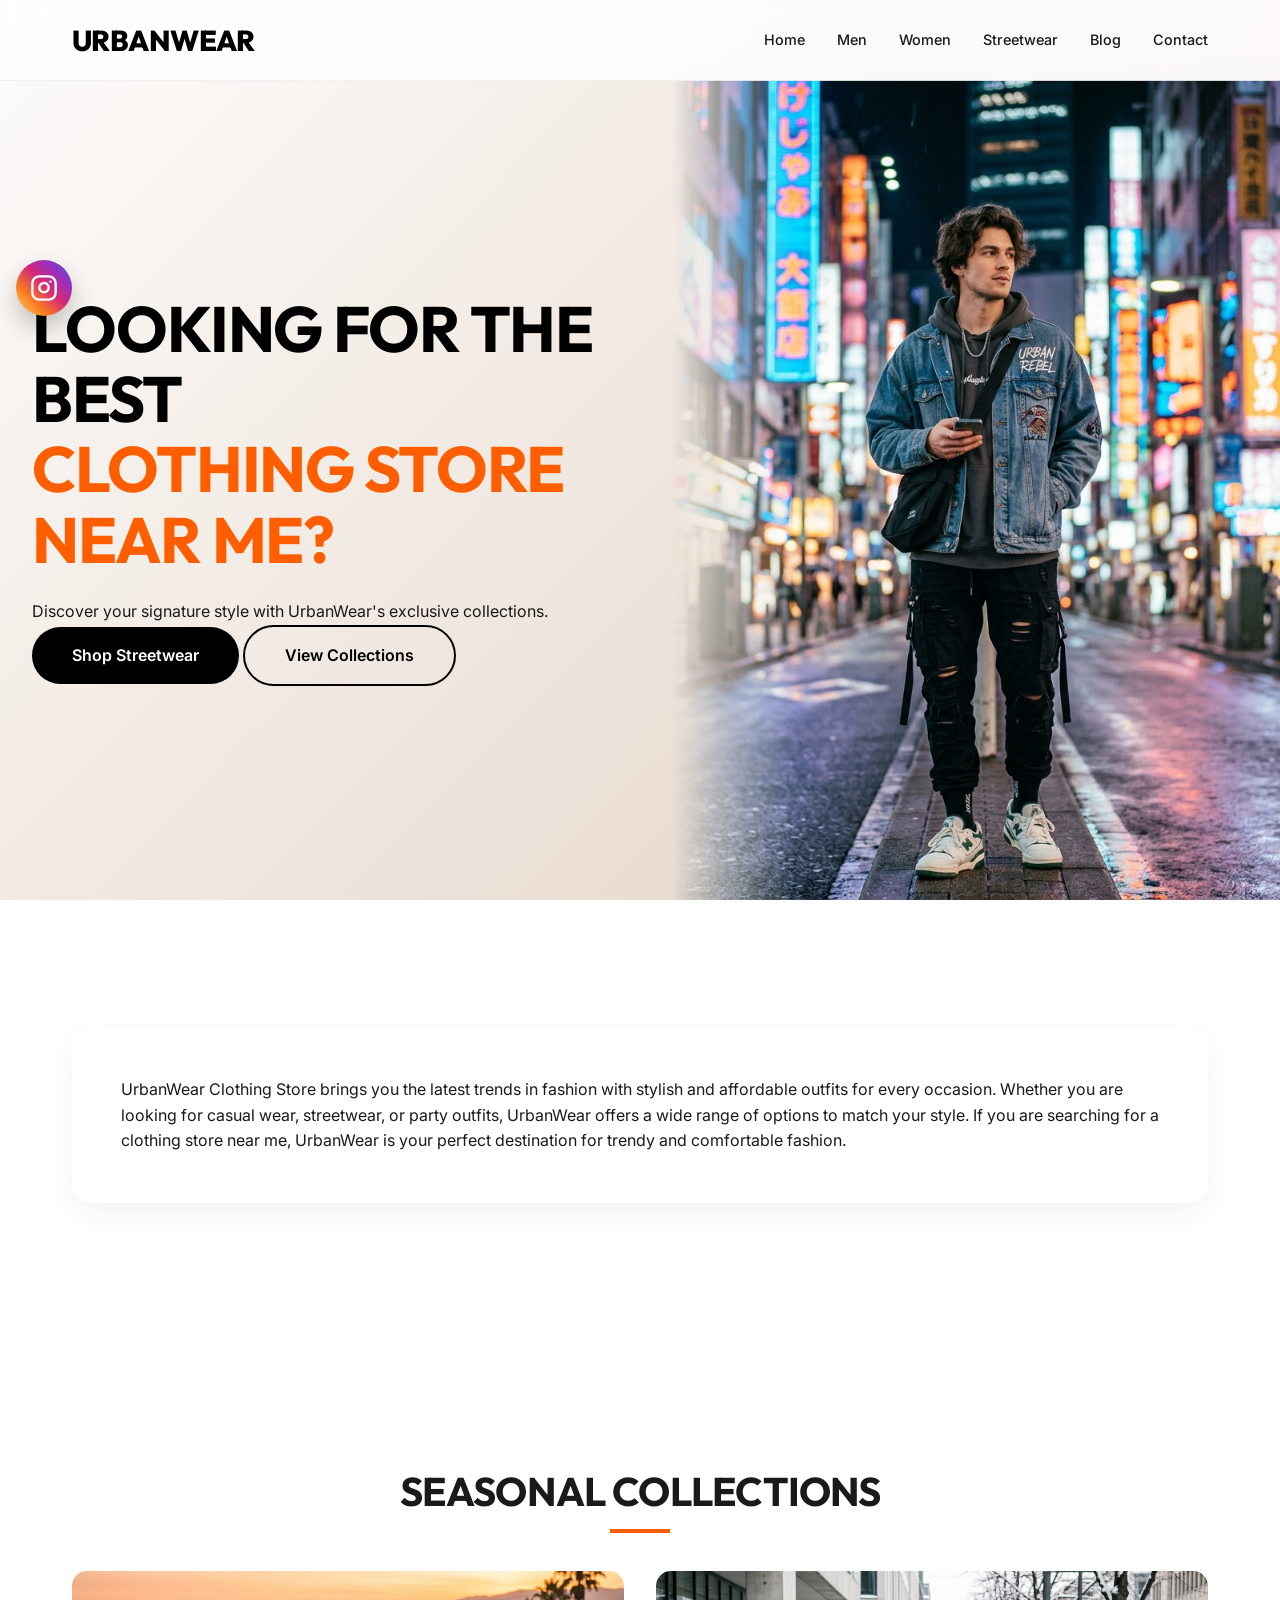
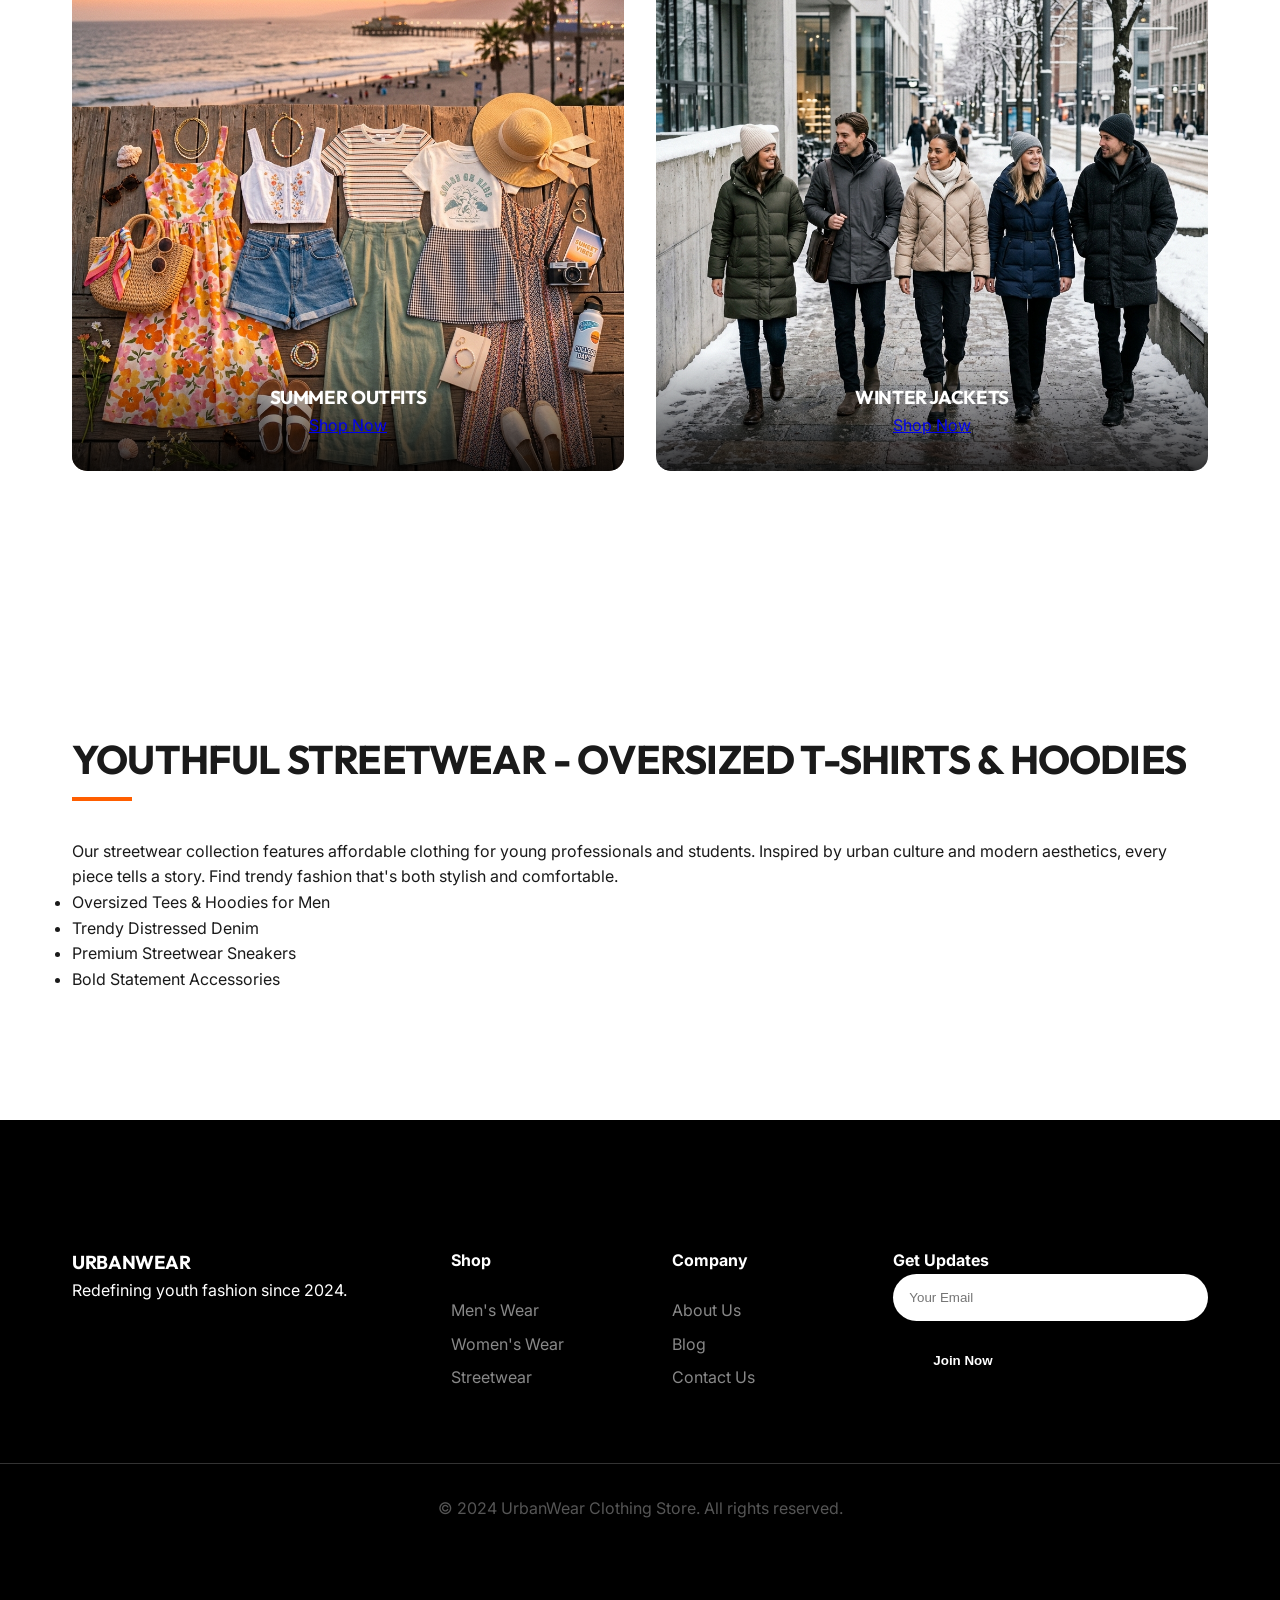
<file: index.html>
<!DOCTYPE html>
<html lang="en">
<head>
    <meta charset="UTF-8">
    <meta name="viewport" content="width=device-width, initial-scale=1.0">
    <title>UrbanWear Clothing Store - Trendiest Clothing Store Near Me</title>
    <meta name="description" content="UrbanWear Clothing Store offers stylish and affordable outfits for every occasion. Find the best casual wear, streetwear, and seasonal collections at the top clothing store near me.">
    <meta name="robots" content="index, follow">
    <meta name="keywords" content="clothing store near me, trendy fashion, affordable clothing">
    <link rel="stylesheet" href="style.css">
    <!-- Google Fonts: Inter and Outfit -->
    <link rel="preconnect" href="https://fonts.googleapis.com">
    <link rel="preconnect" href="https://fonts.gstatic.com" crossorigin>
    <link href="https://fonts.googleapis.com/css2?family=Inter:wght@300;400;600;700&family=Outfit:wght@400;600;800&display=swap" rel="stylesheet">
    <!-- Google tag (gtag.js) -->
    <script async src="https://www.googletagmanager.com/gtag/js?id=G-LYC0D2SS87"></script>
    <script>
      window.dataLayer = window.dataLayer || [];
      function gtag(){dataLayer.push(arguments);}
      gtag('js', new Date());

      gtag('config', 'G-LYC0D2SS87');
    </script>
</head>
<body>
    <header id="navbar">
        <nav class="container">
            <div class="logo">UrbanWear</div>
            <ul class="nav-links">
                <li><a href="index.html">Home</a></li>
                <li><a href="men.html">Men</a></li>
                <li><a href="women.html">Women</a></li>
                <li><a href="streetwear.html">Streetwear</a></li>
                <li><a href="blog.html">Blog</a></li>
                <li><a href="contact.html">Contact</a></li>
            </ul>
            <div class="menu-toggle" id="mobile-menu">
                <span class="bar"></span>
                <span class="bar"></span>
                <span class="bar"></span>
            </div>
        </nav>
    </header>

    <main>
        <section id="home" class="hero">
            <div class="container hero-content">
                <h1 class="reveal-text">Looking for the Best <span class="highlight">Clothing Store Near Me?</span></h1>
                <p class="fade-in">Discover your signature style with UrbanWear's exclusive collections.</p>
                <div class="hero-btns">
                    <a href="streetwear.html" class="btn btn-primary">Shop Streetwear</a>
                    <a href="#collections" class="btn btn-secondary">View Collections</a>
                </div>
            </div>
            <div class="hero-image-container">
                <img src="assets/hero.png" alt="Trendy young adult in modern streetwear standing in a city" class="hero-image">
            </div>
        </section>

        <section id="seo-content" class="seo-block section-padding">
            <div class="container">
                <div class="glass-card">
                    <p>UrbanWear Clothing Store brings you the latest trends in fashion with stylish and affordable outfits for every occasion. Whether you are looking for casual wear, streetwear, or party outfits, UrbanWear offers a wide range of options to match your style. If you are searching for a clothing store near me, UrbanWear is your perfect destination for trendy and comfortable fashion.</p>
                </div>
            </div>
        </section>

        <section id="collections" class="section-padding">
            <div class="container text-center">
                <h2 class="section-title">Seasonal Collections</h2>
                <div class="collections-grid">
                    <div class="collection-item reveal">
                        <img src="assets/summer.png" alt="Stylish summer collection outfits for college students" class="collection-img">
                        <div class="collection-overlay">
                            <h3>Summer Outfits</h3>
                            <a href="women.html" class="shop-now">Shop Now</a>
                        </div>
                    </div>
                    <div class="collection-item reveal">
                        <img src="assets/winter.png" alt="Modern winter jackets and cozy streetwear for young professionals" class="collection-img">
                        <div class="collection-overlay">
                            <h3>Winter Jackets</h3>
                            <a href="men.html" class="shop-now">Shop Now</a>
                        </div>
                    </div>
                </div>
            </div>
        </section>

        <section id="streetwear" class="section-padding bg-light">
            <div class="container">
                <div class="flex-row">
                    <div class="flex-col reveal">
                        <h2 class="section-title left">Youthful Streetwear - Oversized T-Shirts & Hoodies</h2>
                        <p>Our streetwear collection features affordable clothing for young professionals and students. Inspired by urban culture and modern aesthetics, every piece tells a story. Find trendy fashion that's both stylish and comfortable.</p>
                        <ul class="style-list">
                            <li>Oversized Tees & Hoodies for Men</li>
                            <li>Trendy Distressed Denim</li>
                            <li>Premium Streetwear Sneakers</li>
                            <li>Bold Statement Accessories</li>
                        </ul>
                    </div>
                    <div class="flex-col">
                        <!-- Placeholder for a grid of streetwear products -->
                        <div class="mini-gallery">
                            <div class="gallery-item"></div>
                            <div class="gallery-item"></div>
                            <div class="gallery-item"></div>
                            <div class="gallery-item"></div>
                        </div>
                    </div>
                </div>
            </div>
        </section>
    </main>

    <footer class="section-padding">
        <div class="container footer-grid">
            <div class="footer-brand">
                <h3>UrbanWear</h3>
                <p>Redefining youth fashion since 2024.</p>
            </div>
            <div class="footer-links">
                <h4>Shop</h4>
                <ul>
                    <li><a href="men.html">Men's Wear</a></li>
                    <li><a href="women.html">Women's Wear</a></li>
                    <li><a href="streetwear.html">Streetwear</a></li>
                </ul>
            </div>
            <div class="footer-links">
                <h4>Company</h4>
                <ul>
                    <li><a href="about.html">About Us</a></li>
                    <li><a href="blog.html">Blog</a></li>
                    <li><a href="contact.html">Contact Us</a></li>
                </ul>
            </div>
            <div class="footer-form" id="contact">
                <h4>Get Updates</h4>
                <form>
                    <input type="email" placeholder="Your Email">
                    <button type="submit" class="btn btn-primary">Join Now</button>
                </form>
            </div>
        </div>
        <div class="footer-bottom text-center">
            <p>&copy; 2024 UrbanWear Clothing Store. All rights reserved.</p>
        </div>
    </footer>

    <script src="script.js"></script>
</body>
</html>
</file>
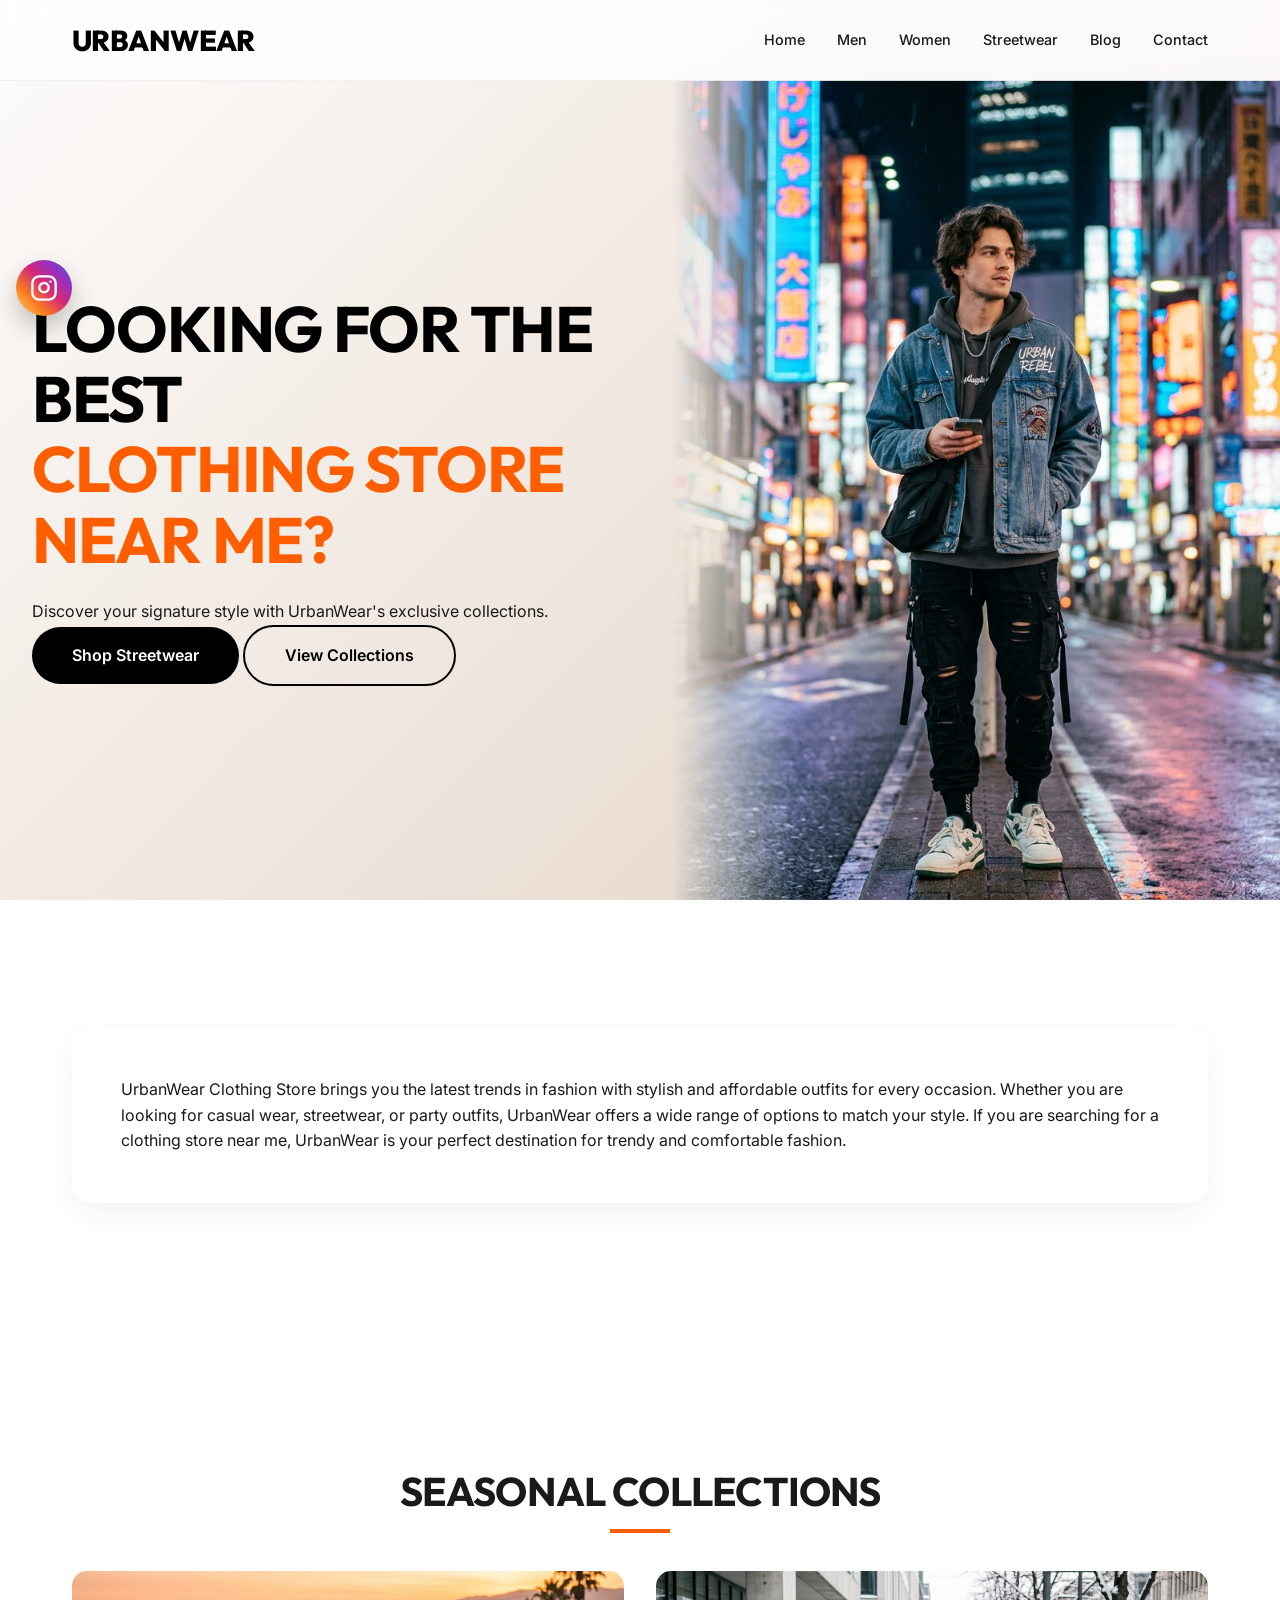
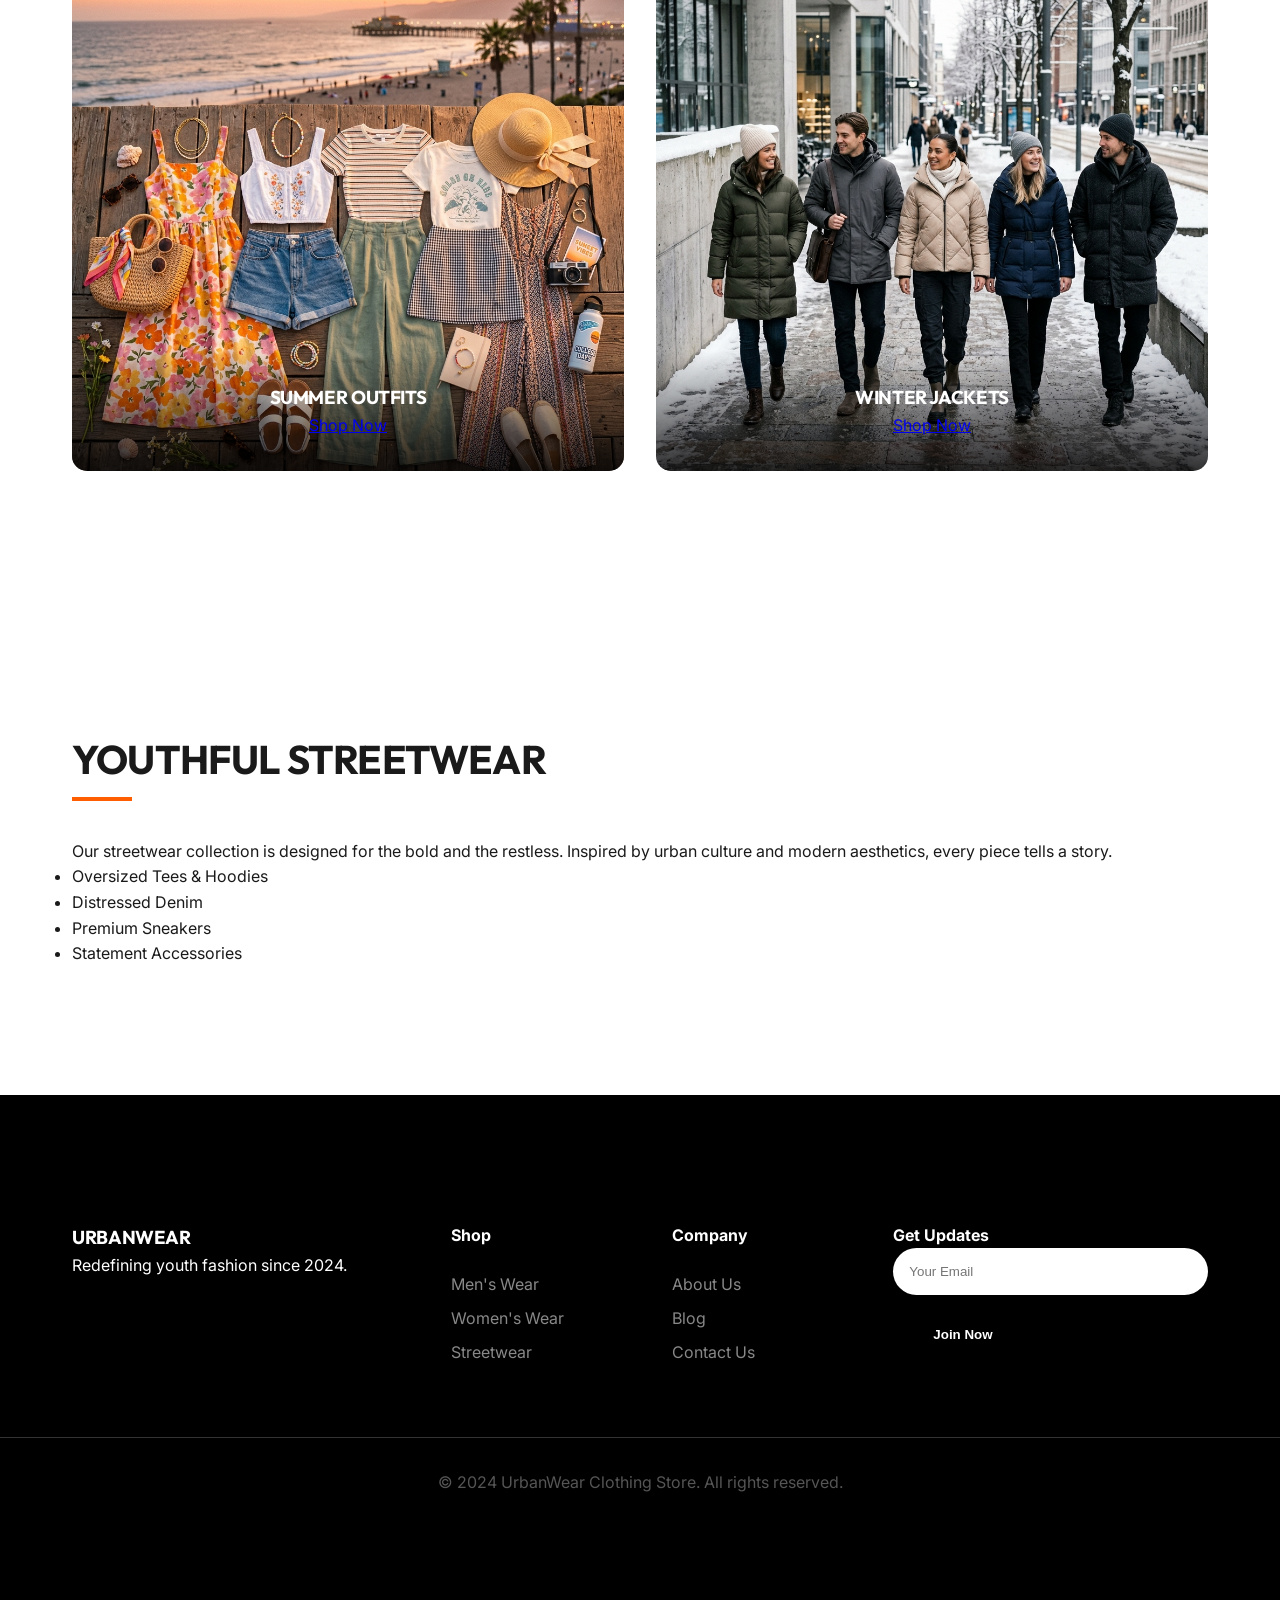
<file: urbanchothing/index.html>
<!DOCTYPE html>
<html lang="en">
<head>
    <meta charset="UTF-8">
    <meta name="viewport" content="width=device-width, initial-scale=1.0">
    <title>UrbanWear Clothing Store - Trendiest Clothing Store Near Me</title>
    <meta name="description" content="UrbanWear Clothing Store offers stylish and affordable outfits for every occasion. Find the best casual wear, streetwear, and seasonal collections at the top clothing store near me.">
    <link rel="stylesheet" href="style.css">
    <!-- Google Fonts: Inter and Outfit -->
    <link rel="preconnect" href="https://fonts.googleapis.com">
    <link rel="preconnect" href="https://fonts.gstatic.com" crossorigin>
    <link href="https://fonts.googleapis.com/css2?family=Inter:wght@300;400;600;700&family=Outfit:wght@400;600;800&display=swap" rel="stylesheet">
</head>
<body>
    <header id="navbar">
        <nav class="container">
            <div class="logo">UrbanWear</div>
            <ul class="nav-links">
                <li><a href="index.html">Home</a></li>
                <li><a href="men.html">Men</a></li>
                <li><a href="women.html">Women</a></li>
                <li><a href="streetwear.html">Streetwear</a></li>
                <li><a href="blog.html">Blog</a></li>
                <li><a href="contact.html">Contact</a></li>
            </ul>
            <div class="menu-toggle" id="mobile-menu">
                <span class="bar"></span>
                <span class="bar"></span>
                <span class="bar"></span>
            </div>
        </nav>
    </header>

    <main>
        <section id="home" class="hero">
            <div class="container hero-content">
                <h1 class="reveal-text">Looking for the Best <span class="highlight">Clothing Store Near Me?</span></h1>
                <p class="fade-in">Discover your signature style with UrbanWear's exclusive collections.</p>
                <div class="hero-btns">
                    <a href="streetwear.html" class="btn btn-primary">Shop Streetwear</a>
                    <a href="#collections" class="btn btn-secondary">View Collections</a>
                </div>
            </div>
            <div class="hero-image-container">
                <img src="assets/hero.png" alt="Trendy young adult in modern streetwear standing in a city" class="hero-image">
            </div>
        </section>

        <section id="seo-content" class="seo-block section-padding">
            <div class="container">
                <div class="glass-card">
                    <p>UrbanWear Clothing Store brings you the latest trends in fashion with stylish and affordable outfits for every occasion. Whether you are looking for casual wear, streetwear, or party outfits, UrbanWear offers a wide range of options to match your style. If you are searching for a clothing store near me, UrbanWear is your perfect destination for trendy and comfortable fashion.</p>
                </div>
            </div>
        </section>

        <section id="collections" class="section-padding">
            <div class="container text-center">
                <h2 class="section-title">Seasonal Collections</h2>
                <div class="collections-grid">
                    <div class="collection-item reveal">
                        <img src="assets/summer.png" alt="Stylish summer collection outfits for college students" class="collection-img">
                        <div class="collection-overlay">
                            <h3>Summer Outfits</h3>
                            <a href="women.html" class="shop-now">Shop Now</a>
                        </div>
                    </div>
                    <div class="collection-item reveal">
                        <img src="assets/winter.png" alt="Modern winter jackets and cozy streetwear for young professionals" class="collection-img">
                        <div class="collection-overlay">
                            <h3>Winter Jackets</h3>
                            <a href="men.html" class="shop-now">Shop Now</a>
                        </div>
                    </div>
                </div>
            </div>
        </section>

        <section id="streetwear" class="section-padding bg-light">
            <div class="container">
                <div class="flex-row">
                    <div class="flex-col reveal">
                        <h2 class="section-title left">Youthful Streetwear</h2>
                        <p>Our streetwear collection is designed for the bold and the restless. Inspired by urban culture and modern aesthetics, every piece tells a story.</p>
                        <ul class="style-list">
                            <li>Oversized Tees & Hoodies</li>
                            <li>Distressed Denim</li>
                            <li>Premium Sneakers</li>
                            <li>Statement Accessories</li>
                        </ul>
                    </div>
                    <div class="flex-col">
                        <!-- Placeholder for a grid of streetwear products -->
                        <div class="mini-gallery">
                            <div class="gallery-item"></div>
                            <div class="gallery-item"></div>
                            <div class="gallery-item"></div>
                            <div class="gallery-item"></div>
                        </div>
                    </div>
                </div>
            </div>
        </section>
    </main>

    <footer class="section-padding">
        <div class="container footer-grid">
            <div class="footer-brand">
                <h3>UrbanWear</h3>
                <p>Redefining youth fashion since 2024.</p>
            </div>
            <div class="footer-links">
                <h4>Shop</h4>
                <ul>
                    <li><a href="men.html">Men's Wear</a></li>
                    <li><a href="women.html">Women's Wear</a></li>
                    <li><a href="streetwear.html">Streetwear</a></li>
                </ul>
            </div>
            <div class="footer-links">
                <h4>Company</h4>
                <ul>
                    <li><a href="about.html">About Us</a></li>
                    <li><a href="blog.html">Blog</a></li>
                    <li><a href="contact.html">Contact Us</a></li>
                </ul>
            </div>
            <div class="footer-form" id="contact">
                <h4>Get Updates</h4>
                <form>
                    <input type="email" placeholder="Your Email">
                    <button type="submit" class="btn btn-primary">Join Now</button>
                </form>
            </div>
        </div>
        <div class="footer-bottom text-center">
            <p>&copy; 2024 UrbanWear Clothing Store. All rights reserved.</p>
        </div>
    </footer>

    <script src="script.js"></script>
</body>
</html>
</file>
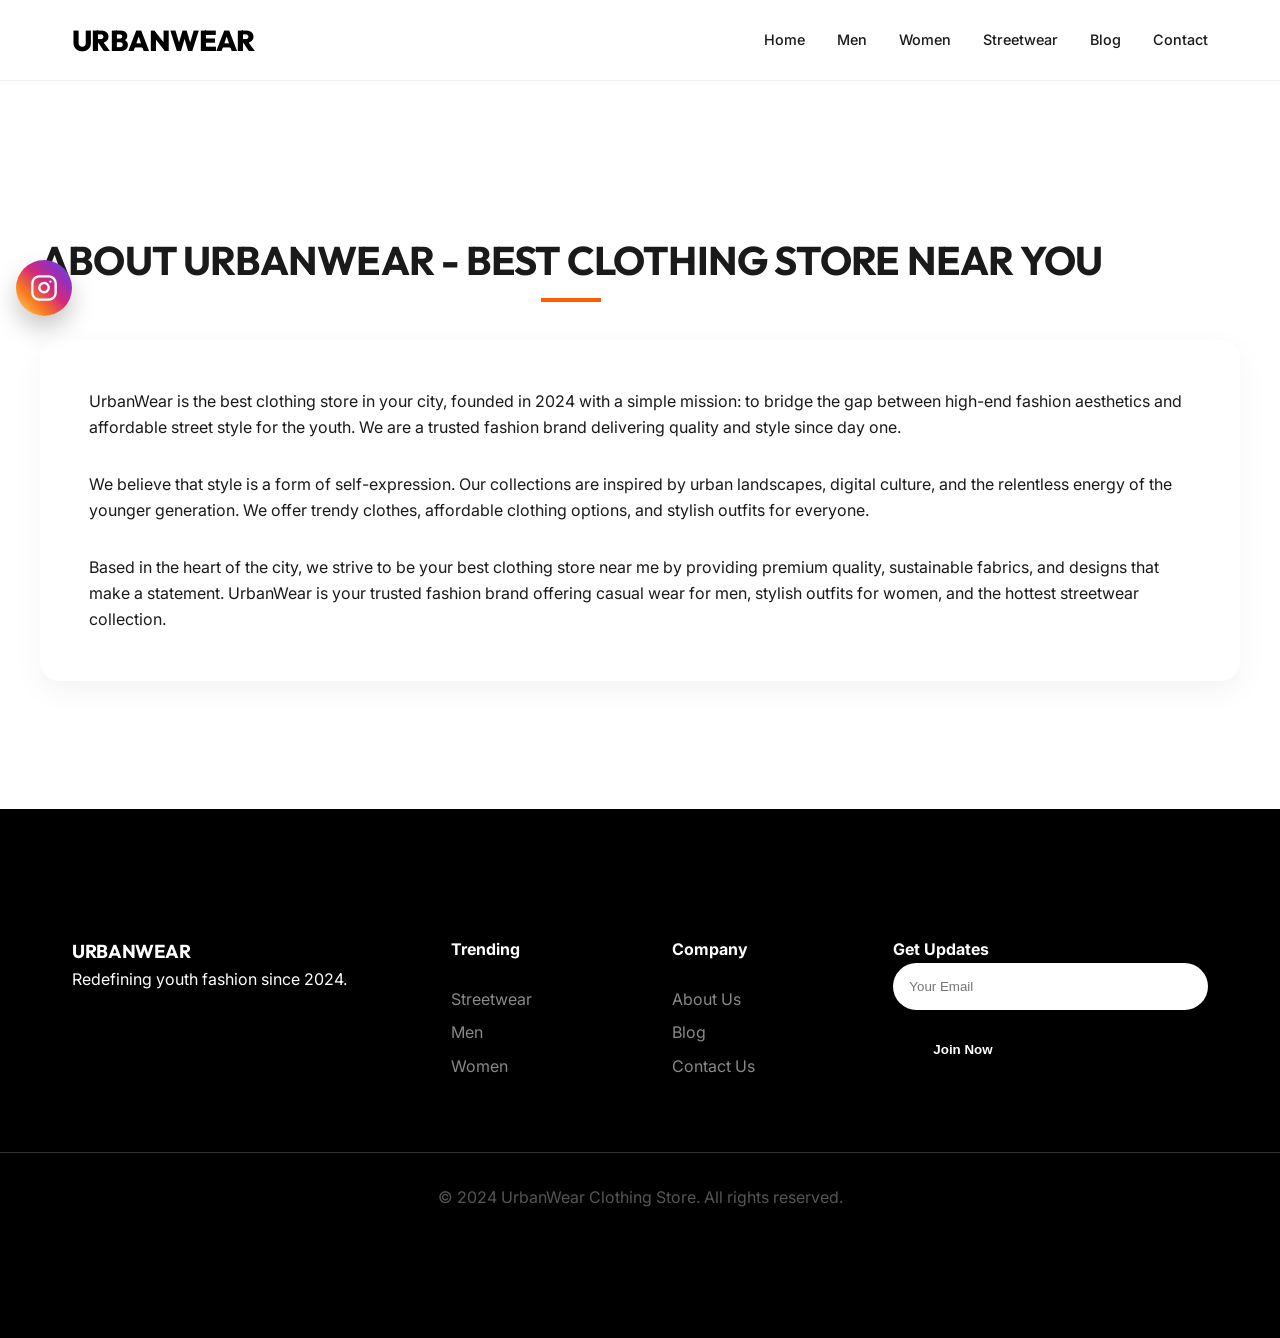
<file: about.html>
<!DOCTYPE html>
<html lang="en">
<head>
    <meta charset="UTF-8">
    <meta name="viewport" content="width=device-width, initial-scale=1.0">
    <title>About Us - UrbanWear Clothing Store</title>
    <meta name="description" content="Learn about UrbanWear, the trendiest fashion destination for young professionals and college students.">
    <meta name="robots" content="index, follow">
    <meta name="keywords" content="best clothing store in city, trusted fashion brand">
    <link rel="stylesheet" href="style.css">
    <link href="https://fonts.googleapis.com/css2?family=Inter:wght@300;400;600;700&family=Outfit:wght@400;600;800&display=swap" rel="stylesheet">
    <!-- Google tag (gtag.js) -->
    <script async src="https://www.googletagmanager.com/gtag/js?id=G-LYC0D2SS87"></script>
    <script>
      window.dataLayer = window.dataLayer || [];
      function gtag(){dataLayer.push(arguments);}
      gtag('js', new Date());

      gtag('config', 'G-LYC0D2SS87');
    </script>
</head>
<body>
    <header id="navbar">
        <nav class="container">
            <div class="logo"><a href="index.html" style="text-decoration: none; color: inherit;">UrbanWear</a></div>
            <ul class="nav-links">
                <li><a href="index.html">Home</a></li>
                <li><a href="men.html">Men</a></li>
                <li><a href="women.html">Women</a></li>
                <li><a href="streetwear.html">Streetwear</a></li>
                <li><a href="blog.html">Blog</a></li>
                <li><a href="contact.html">Contact</a></li>
            </ul>
            <div class="menu-toggle" id="mobile-menu">
                <span class="bar"></span>
                <span class="bar"></span>
                <span class="bar"></span>
            </div>
        </nav>
    </header>

    <main style="padding-top: 100px;">
        <section class="container section-padding">
            <h1 class="section-title">About UrbanWear - Best Clothing Store Near You</h1>
            <div class="glass-card reveal">
                <p style="margin-bottom: 2rem;">UrbanWear is the best clothing store in your city, founded in 2024 with a simple mission: to bridge the gap between high-end fashion aesthetics and affordable street style for the youth. We are a trusted fashion brand delivering quality and style since day one.</p>
                <p style="margin-bottom: 2rem;">We believe that style is a form of self-expression. Our collections are inspired by urban landscapes, digital culture, and the relentless energy of the younger generation. We offer trendy clothes, affordable clothing options, and stylish outfits for everyone.</p>
                <p>Based in the heart of the city, we strive to be your best clothing store near me by providing premium quality, sustainable fabrics, and designs that make a statement. UrbanWear is your trusted fashion brand offering casual wear for men, stylish outfits for women, and the hottest streetwear collection.</p>
            </div>
        </section>
    </main>

    <footer class="section-padding">
        <div class="container footer-grid">
            <div class="footer-brand">
                <h3>UrbanWear</h3>
                <p>Redefining youth fashion since 2024.</p>
            </div>
            <div class="footer-links">
                <h4>Trending</h4>
                <ul>
                    <li><a href="streetwear.html">Streetwear</a></li>
                    <li><a href="men.html">Men</a></li>
                    <li><a href="women.html">Women</a></li>
                </ul>
            </div>
            <div class="footer-links">
                <h4>Company</h4>
                <ul>
                    <li><a href="about.html">About Us</a></li>
                    <li><a href="blog.html">Blog</a></li>
                    <li><a href="contact.html">Contact Us</a></li>
                </ul>
            </div>
            <div class="footer-form" id="contact">
                <h4>Get Updates</h4>
                <form>
                    <input type="email" placeholder="Your Email">
                    <button type="submit" class="btn btn-primary">Join Now</button>
                </form>
            </div>
        </div>
        <div class="footer-bottom text-center">
            <p>&copy; 2024 UrbanWear Clothing Store. All rights reserved.</p>
        </div>
    </footer>

    <script src="script.js"></script>
</body>
</html>
</file>
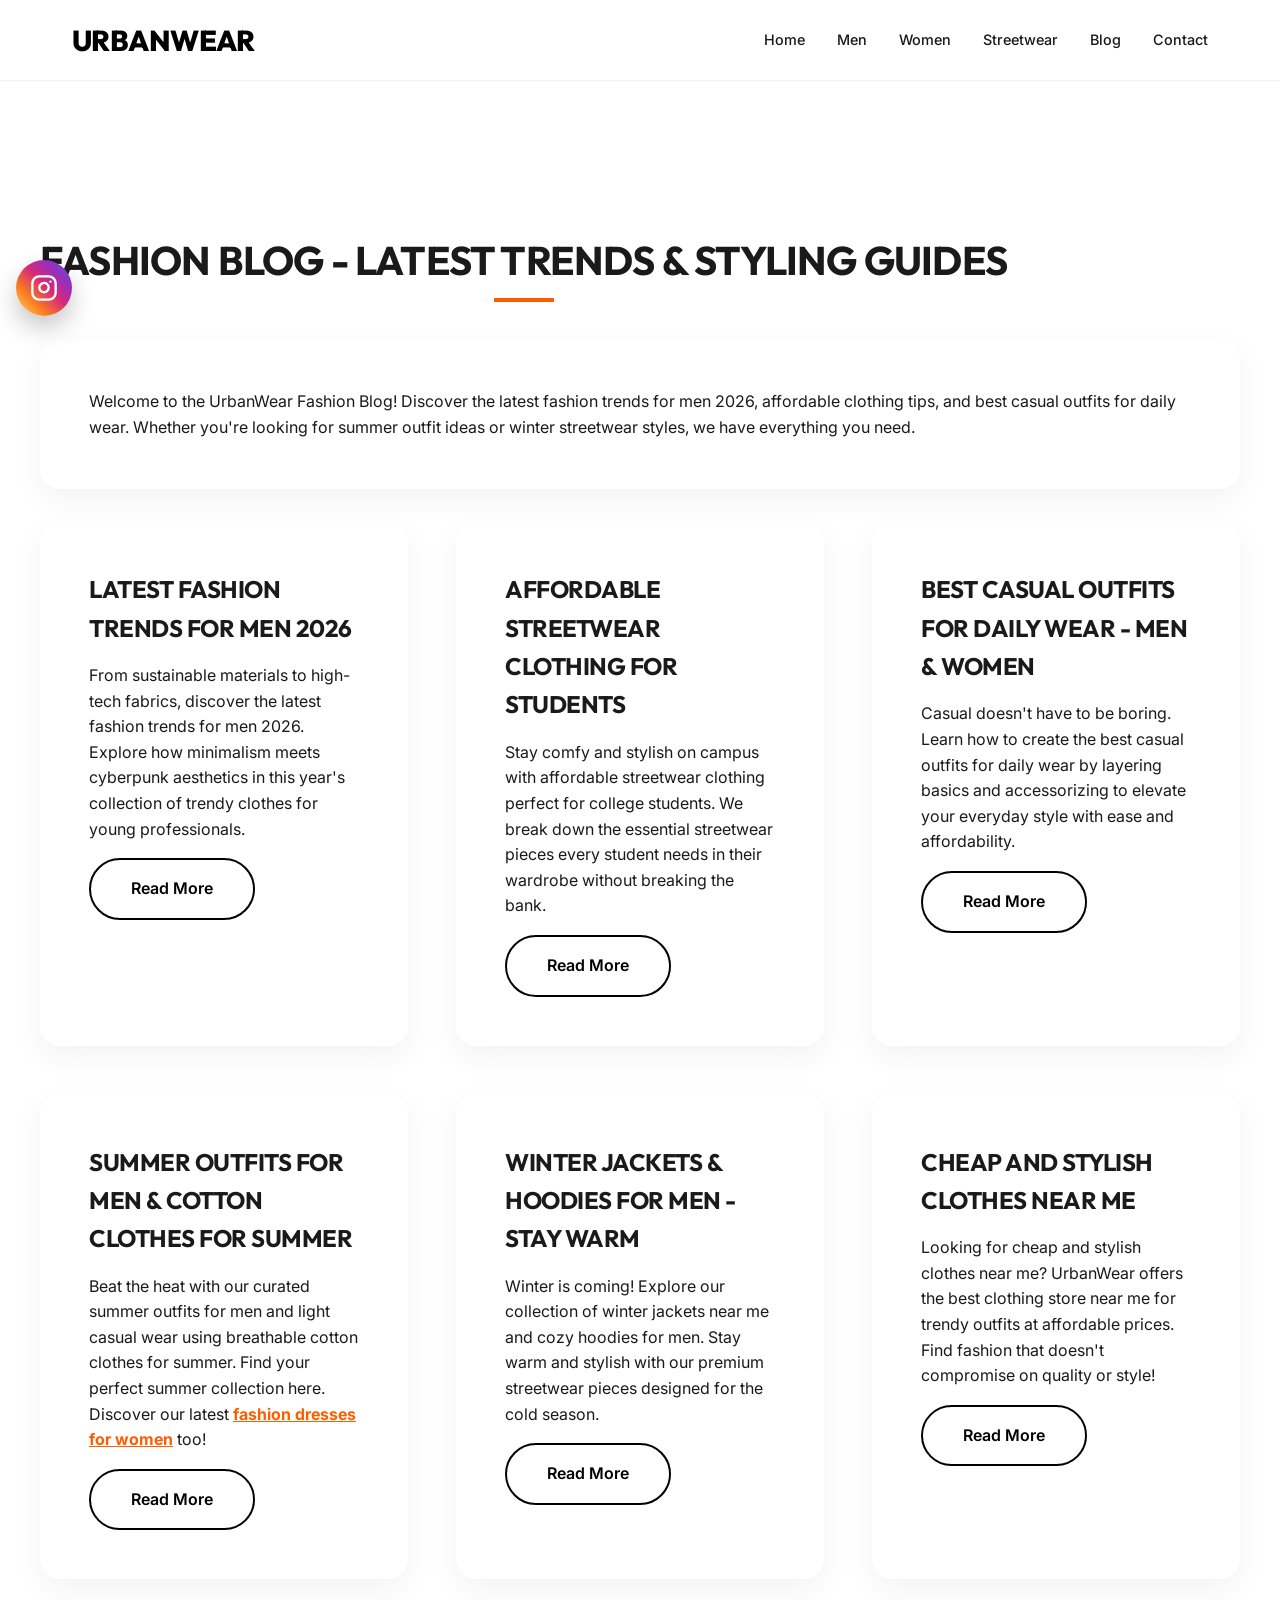
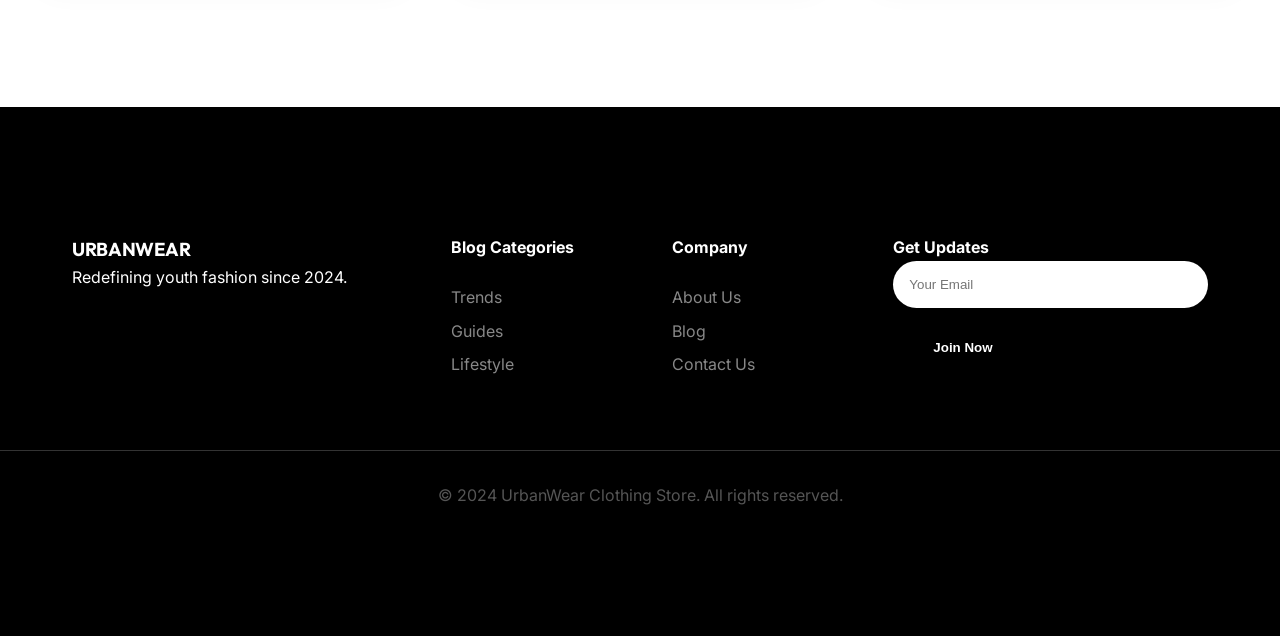
<file: blog.html>
<!DOCTYPE html>
<html lang="en">
<head>
    <meta charset="UTF-8">
    <meta name="viewport" content="width=device-width, initial-scale=1.0">
    <title>Fashion Blog - UrbanWear Trends & Style Guides</title>
    <meta name="description" content="Stay updated with the latest fashion trends in 2026, streetwear tips, and casual styling guides from UrbanWear.">
    <meta name="robots" content="index, follow">
    <meta name="keywords" content="best clothing store near me for trendy outfits, affordable streetwear clothing for students, latest fashion trends for men 2026">
    <link rel="stylesheet" href="style.css">
    <link href="https://fonts.googleapis.com/css2?family=Inter:wght@300;400;600;700&family=Outfit:wght@400;600;800&display=swap" rel="stylesheet">
    <!-- Google tag (gtag.js) -->
    <script async src="https://www.googletagmanager.com/gtag/js?id=G-LYC0D2SS87"></script>
    <script>
      window.dataLayer = window.dataLayer || [];
      function gtag(){dataLayer.push(arguments);}
      gtag('js', new Date());

      gtag('config', 'G-LYC0D2SS87');
    </script>
</head>
<body>
    <header id="navbar">
        <nav class="container">
            <div class="logo"><a href="index.html" style="text-decoration: none; color: inherit;">UrbanWear</a></div>
            <ul class="nav-links">
                <li><a href="index.html">Home</a></li>
                <li><a href="men.html">Men</a></li>
                <li><a href="women.html">Women</a></li>
                <li><a href="streetwear.html">Streetwear</a></li>
                <li><a href="blog.html">Blog</a></li>
                <li><a href="contact.html">Contact</a></li>
            </ul>
            <div class="menu-toggle" id="mobile-menu">
                <span class="bar"></span>
                <span class="bar"></span>
                <span class="bar"></span>
            </div>
        </nav>
    </header>

    <main style="padding-top: 100px;">
        <section class="container section-padding">
            <h1 class="section-title">Fashion Blog - Latest Trends & Styling Guides</h1>
            <p class="glass-card" style="margin-bottom: 2rem;">
                Welcome to the UrbanWear Fashion Blog! Discover the latest fashion trends for men 2026, affordable clothing tips, and best casual outfits for daily wear. Whether you're looking for summer outfit ideas or winter streetwear styles, we have everything you need.
            </p>
            
            <div class="blog-grid" style="display: grid; grid-template-columns: repeat(auto-fit, minmax(300px, 1fr)); gap: 3rem;">
                <!-- Article 1 -->
                <article class="glass-card reveal">
                    <h2>Latest Fashion Trends for Men 2026</h2>
                    <p style="margin: 1rem 0;">From sustainable materials to high-tech fabrics, discover the latest fashion trends for men 2026. Explore how minimalism meets cyberpunk aesthetics in this year's collection of trendy clothes for young professionals.</p>
                    <a href="#" class="btn btn-secondary">Read More</a>
                </article>

                <!-- Article 2 -->
                <article class="glass-card reveal">
                    <h2>Affordable Streetwear Clothing for Students</h2>
                    <p style="margin: 1rem 0;">Stay comfy and stylish on campus with affordable streetwear clothing perfect for college students. We break down the essential streetwear pieces every student needs in their wardrobe without breaking the bank.</p>
                    <a href="#" class="btn btn-secondary">Read More</a>
                </article>

                <!-- Article 3 -->
                <article class="glass-card reveal" id="best-casual-outfits-men">
                    <h2>Best Casual Outfits for Daily Wear - Men & Women</h2>
                    <p style="margin: 1rem 0;">Casual doesn't have to be boring. Learn how to create the best casual outfits for daily wear by layering basics and accessorizing to elevate your everyday style with ease and affordability.</p>
                    <a href="#" class="btn btn-secondary">Read More</a>
                </article>

                <!-- Article 4 -->
                <article class="glass-card reveal">
                    <h2>Summer Outfits for Men & Cotton Clothes for Summer</h2>
                    <p style="margin: 1rem 0;">Beat the heat with our curated summer outfits for men and light casual wear using breathable cotton clothes for summer. Find your perfect summer collection here. Discover our latest <a href="women.html" style="color: var(--accent); font-weight: 700;">fashion dresses for women</a> too!</p>
                    <a href="#" class="btn btn-secondary">Read More</a>
                </article>

                <!-- Article 5 -->
                <article class="glass-card reveal">
                    <h2>Winter Jackets & Hoodies for Men - Stay Warm</h2>
                    <p style="margin: 1rem 0;">Winter is coming! Explore our collection of winter jackets near me and cozy hoodies for men. Stay warm and stylish with our premium streetwear pieces designed for the cold season.</p>
                    <a href="#" class="btn btn-secondary">Read More</a>
                </article>

                <!-- Article 6 -->
                <article class="glass-card reveal">
                    <h2>Cheap and Stylish Clothes Near Me</h2>
                    <p style="margin: 1rem 0;">Looking for cheap and stylish clothes near me? UrbanWear offers the best clothing store near me for trendy outfits at affordable prices. Find fashion that doesn't compromise on quality or style!</p>
                    <a href="#" class="btn btn-secondary">Read More</a>
                </article>
            </div>
        </section>
    </main>

    <footer class="section-padding">
        <div class="container footer-grid">
            <div class="footer-brand">
                <h3>UrbanWear</h3>
                <p>Redefining youth fashion since 2024.</p>
            </div>
            <div class="footer-links">
                <h4>Blog Categories</h4>
                <ul>
                    <li><a href="#">Trends</a></li>
                    <li><a href="#">Guides</a></li>
                    <li><a href="#">Lifestyle</a></li>
                </ul>
            </div>
            <div class="footer-links">
                <h4>Company</h4>
                <ul>
                    <li><a href="about.html">About Us</a></li>
                    <li><a href="blog.html">Blog</a></li>
                    <li><a href="contact.html">Contact Us</a></li>
                </ul>
            </div>
            <div class="footer-form" id="contact">
                <h4>Get Updates</h4>
                <form>
                    <input type="email" placeholder="Your Email">
                    <button type="submit" class="btn btn-primary">Join Now</button>
                </form>
            </div>
        </div>
        <div class="footer-bottom text-center">
            <p>&copy; 2024 UrbanWear Clothing Store. All rights reserved.</p>
        </div>
    </footer>

    <script src="script.js"></script>
</body>
</html>
</file>
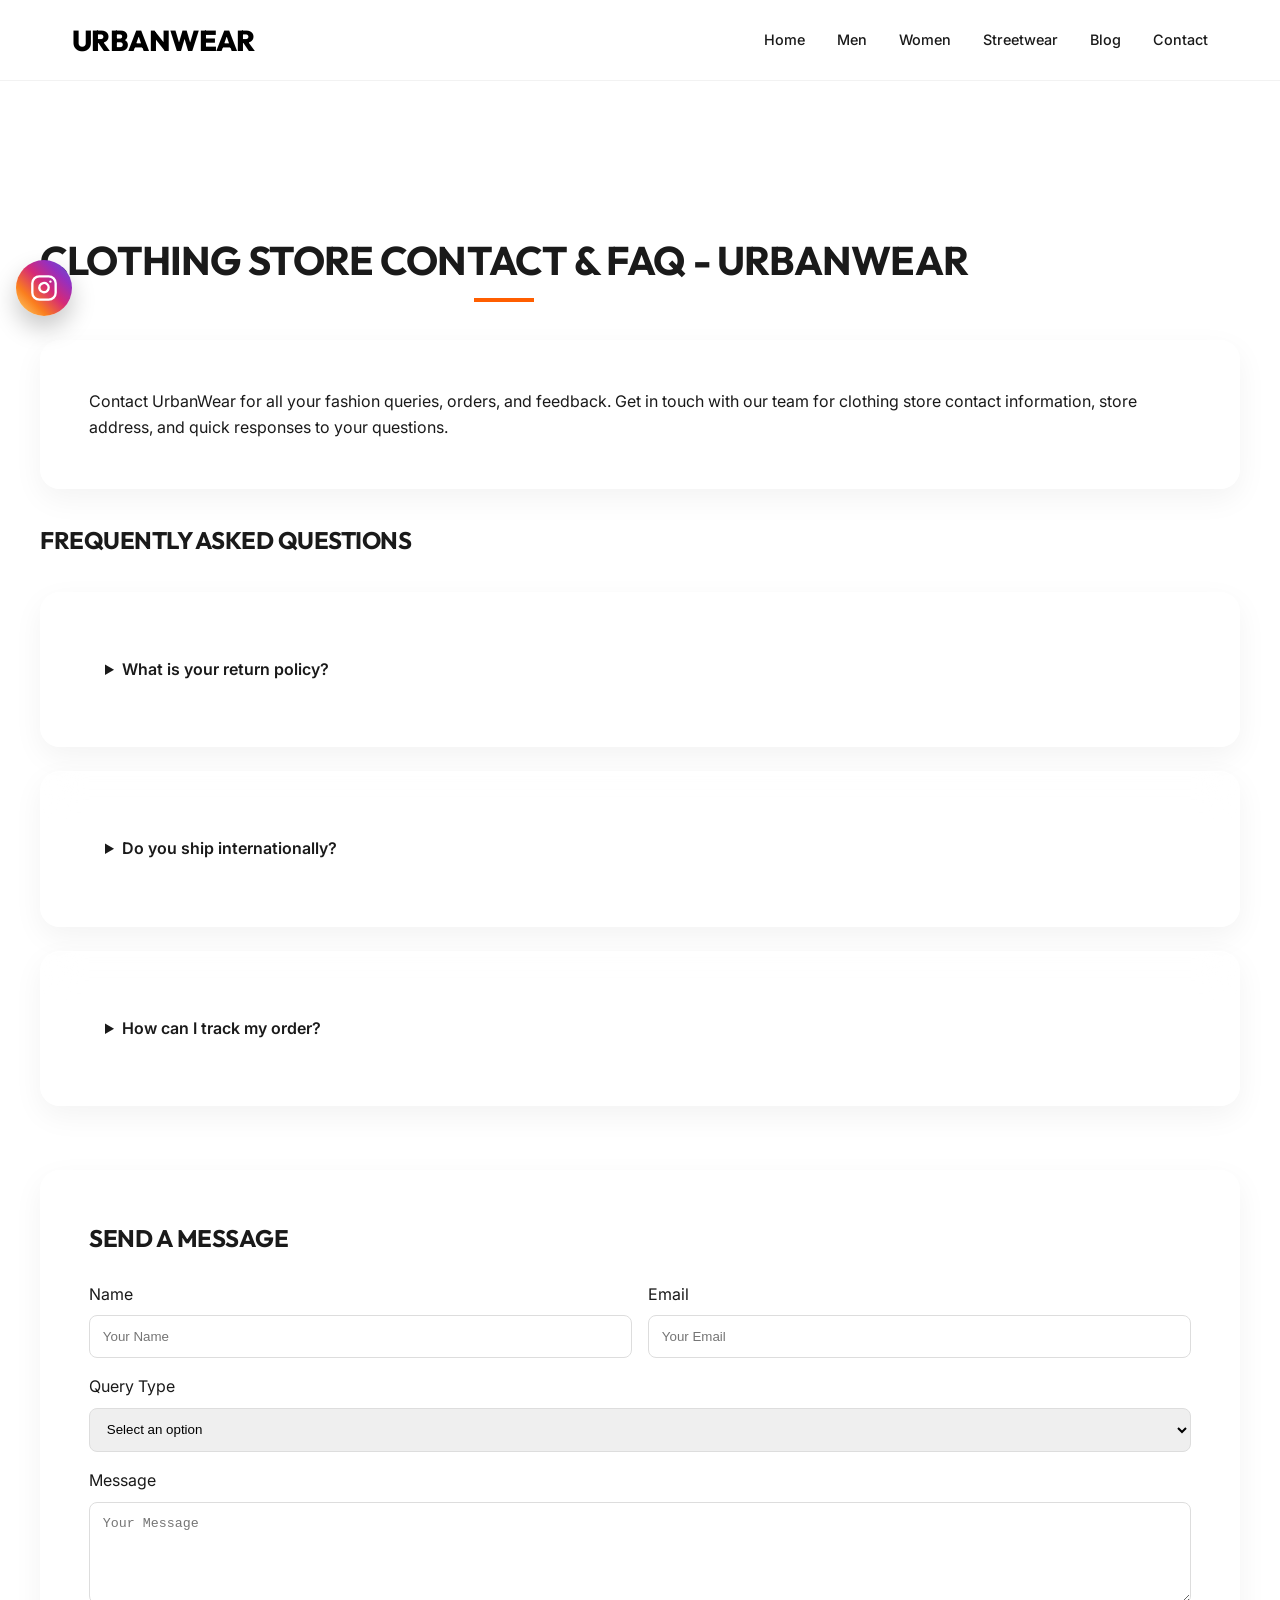
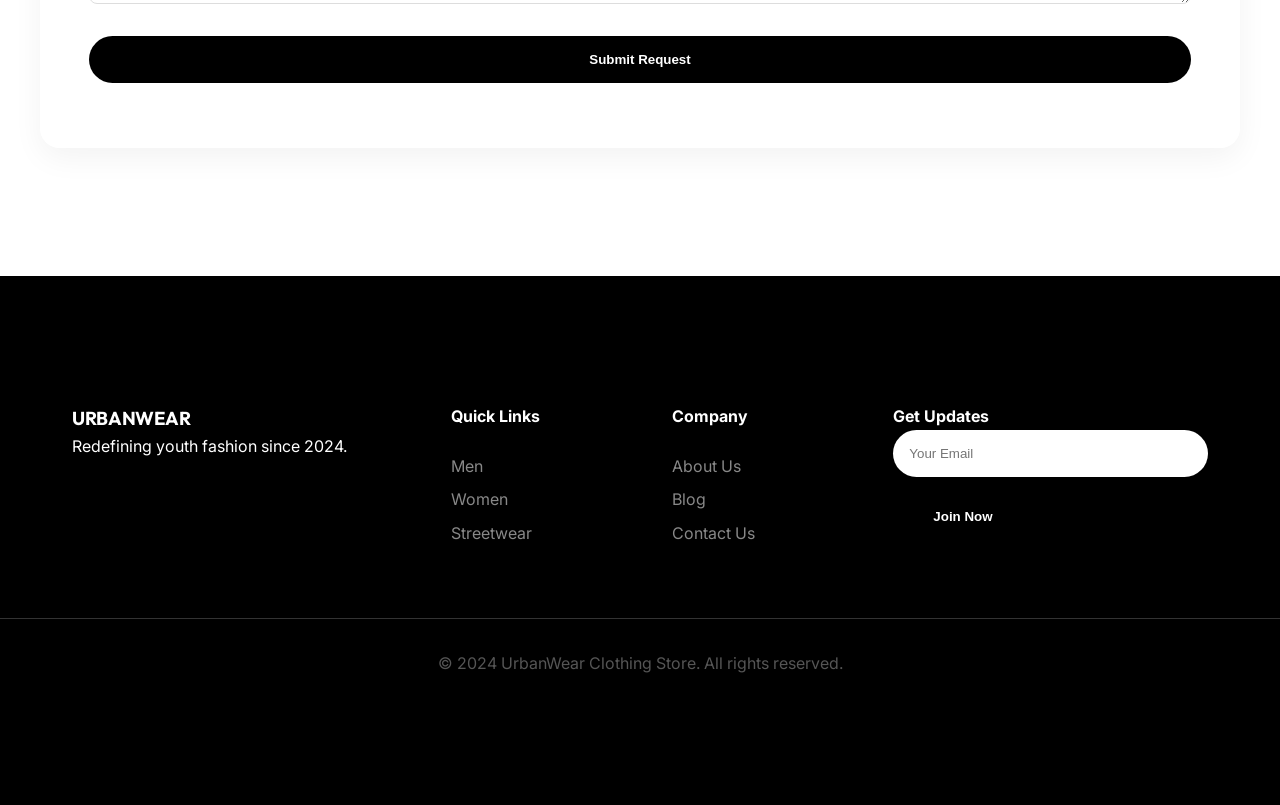
<file: contact.html>
<!DOCTYPE html>
<html lang="en">
<head>
    <meta charset="UTF-8">
    <meta name="viewport" content="width=device-width, initial-scale=1.0">
    <title>Clothing Store Contact - Contact UrbanWear Frequently Asked Questions</title>
    <meta name="description" content="Get in touch with UrbanWear, your go-to clothing store contact for all fashion queries, orders, and feedback. Browse our FAQs for quick answers.">
    <meta name="robots" content="index, follow">
    <meta name="keywords" content="clothing store contact, store address, contact details">
    <link rel="stylesheet" href="style.css">
    <link href="https://fonts.googleapis.com/css2?family=Inter:wght@300;400;600;700&family=Outfit:wght@400;600;800&display=swap" rel="stylesheet">
    <!-- Google tag (gtag.js) -->
    <script async src="https://www.googletagmanager.com/gtag/js?id=G-LYC0D2SS87"></script>
    <script>
      window.dataLayer = window.dataLayer || [];
      function gtag(){dataLayer.push(arguments);}
      gtag('js', new Date());

      gtag('config', 'G-LYC0D2SS87');
    </script>
</head>
<body>
    <header id="navbar">
        <nav class="container">
            <div class="logo"><a href="index.html" style="text-decoration: none; color: inherit;">UrbanWear</a></div>
            <ul class="nav-links">
                <li><a href="index.html">Home</a></li>
                <li><a href="men.html">Men</a></li>
                <li><a href="women.html">Women</a></li>
                <li><a href="streetwear.html">Streetwear</a></li>
                <li><a href="blog.html">Blog</a></li>
                <li><a href="contact.html">Contact</a></li>
            </ul>
            <div class="menu-toggle" id="mobile-menu">
                <span class="bar"></span>
                <span class="bar"></span>
                <span class="bar"></span>
            </div>
        </nav>
    </header>

    <main style="padding-top: 100px;">
        <section class="container section-padding">
            <h1 class="section-title">Clothing Store Contact & FAQ - UrbanWear</h1>
            <p class="glass-card" style="margin-bottom: 2rem;">
                Contact UrbanWear for all your fashion queries, orders, and feedback. Get in touch with our team for clothing store contact information, store address, and quick responses to your questions.
            </p>
            
            <div class="faq-section" style="margin-bottom: 4rem;">
                <h2 style="margin-bottom: 2rem;">Frequently Asked Questions</h2>
                <div class="faq-grid" style="display: grid; gap: 1.5rem;">
                    <details class="glass-card">
                        <summary style="font-weight: 600; cursor: pointer; padding: 1rem;">What is your return policy?</summary>
                        <p style="padding: 1rem;">We offer a 30-day hassle-free return policy for all items in original condition.</p>
                    </details>
                    <details class="glass-card">
                        <summary style="font-weight: 600; cursor: pointer; padding: 1rem;">Do you ship internationally?</summary>
                        <p style="padding: 1rem;">Yes, we ship to over 50 countries worldwide. Shipping rates vary by location.</p>
                    </details>
                    <details class="glass-card">
                        <summary style="font-weight: 600; cursor: pointer; padding: 1rem;">How can I track my order?</summary>
                        <p style="padding: 1rem;">Once your order ships, you will receive an email with a tracking number and link.</p>
                    </details>
                </div>
            </div>

            <div class="contact-form-container glass-card reveal">
                <h2 style="margin-bottom: 1.5rem;">Send a Message</h2>
                <form id="contact-form">
                    <!-- Web3Forms Access Key - Placeholder -->
                    <input type="hidden" name="access_key" value="YOUR_ACCESS_KEY_HERE">
                    
                    <div style="display: grid; grid-template-columns: 1fr 1fr; gap: 1rem; margin-bottom: 1rem;">
                        <div>
                            <label for="name">Name</label>
                            <input type="text" id="name" name="name" placeholder="Your Name" required style="width: 100%; padding: 0.8rem; border-radius: 8px; border: 1px solid #ddd; margin-top: 0.5rem;">
                        </div>
                        <div>
                            <label for="email">Email</label>
                            <input type="email" id="email" name="email" placeholder="Your Email" required style="width: 100%; padding: 0.8rem; border-radius: 8px; border: 1px solid #ddd; margin-top: 0.5rem;">
                        </div>
                    </div>

                    <div style="margin-bottom: 1rem;">
                        <label for="query_type">Query Type</label>
                        <select id="query_type" name="query_type" required style="width: 100%; padding: 0.8rem; border-radius: 8px; border: 1px solid #ddd; margin-top: 0.5rem;">
                            <option value="">Select an option</option>
                            <option value="General Inquiry">General Inquiry</option>
                            <option value="Order Status">Order Status</option>
                            <option value="Return/Exchange">Return/Exchange</option>
                            <option value="FAQ Suggestion">FAQ Suggestion</option>
                        </select>
                    </div>

                    <div style="margin-bottom: 1.5rem;">
                        <label for="message">Message</label>
                        <textarea id="message" name="message" placeholder="Your Message" required rows="5" style="width: 100%; padding: 0.8rem; border-radius: 8px; border: 1px solid #ddd; margin-top: 0.5rem;"></textarea>
                    </div>

                    <button type="submit" id="submit-btn" class="btn btn-primary" style="width: 100%;">Submit Request</button>
                    <div id="form-result" style="margin-top: 1rem; text-align: center; font-weight: 600;"></div>
                </form>
            </div>
        </section>
    </main>

    <footer class="section-padding">
        <div class="container footer-grid">
            <div class="footer-brand">
                <h3>UrbanWear</h3>
                <p>Redefining youth fashion since 2024.</p>
            </div>
            <div class="footer-links">
                <h4>Quick Links</h4>
                <ul>
                    <li><a href="men.html">Men</a></li>
                    <li><a href="women.html">Women</a></li>
                    <li><a href="streetwear.html">Streetwear</a></li>
                </ul>
            </div>
            <div class="footer-links">
                <h4>Company</h4>
                <ul>
                    <li><a href="about.html">About Us</a></li>
                    <li><a href="blog.html">Blog</a></li>
                    <li><a href="contact.html">Contact Us</a></li>
                </ul>
            </div>
            <div class="footer-form">
                <h4>Get Updates</h4>
                <form>
                    <input type="email" placeholder="Your Email">
                    <button type="submit" class="btn btn-primary">Join Now</button>
                </form>
            </div>
        </div>
        <div class="footer-bottom text-center">
            <p>&copy; 2024 UrbanWear Clothing Store. All rights reserved.</p>
        </div>
    </footer>

    <script src="script.js"></script>
</body>
</html>
</file>
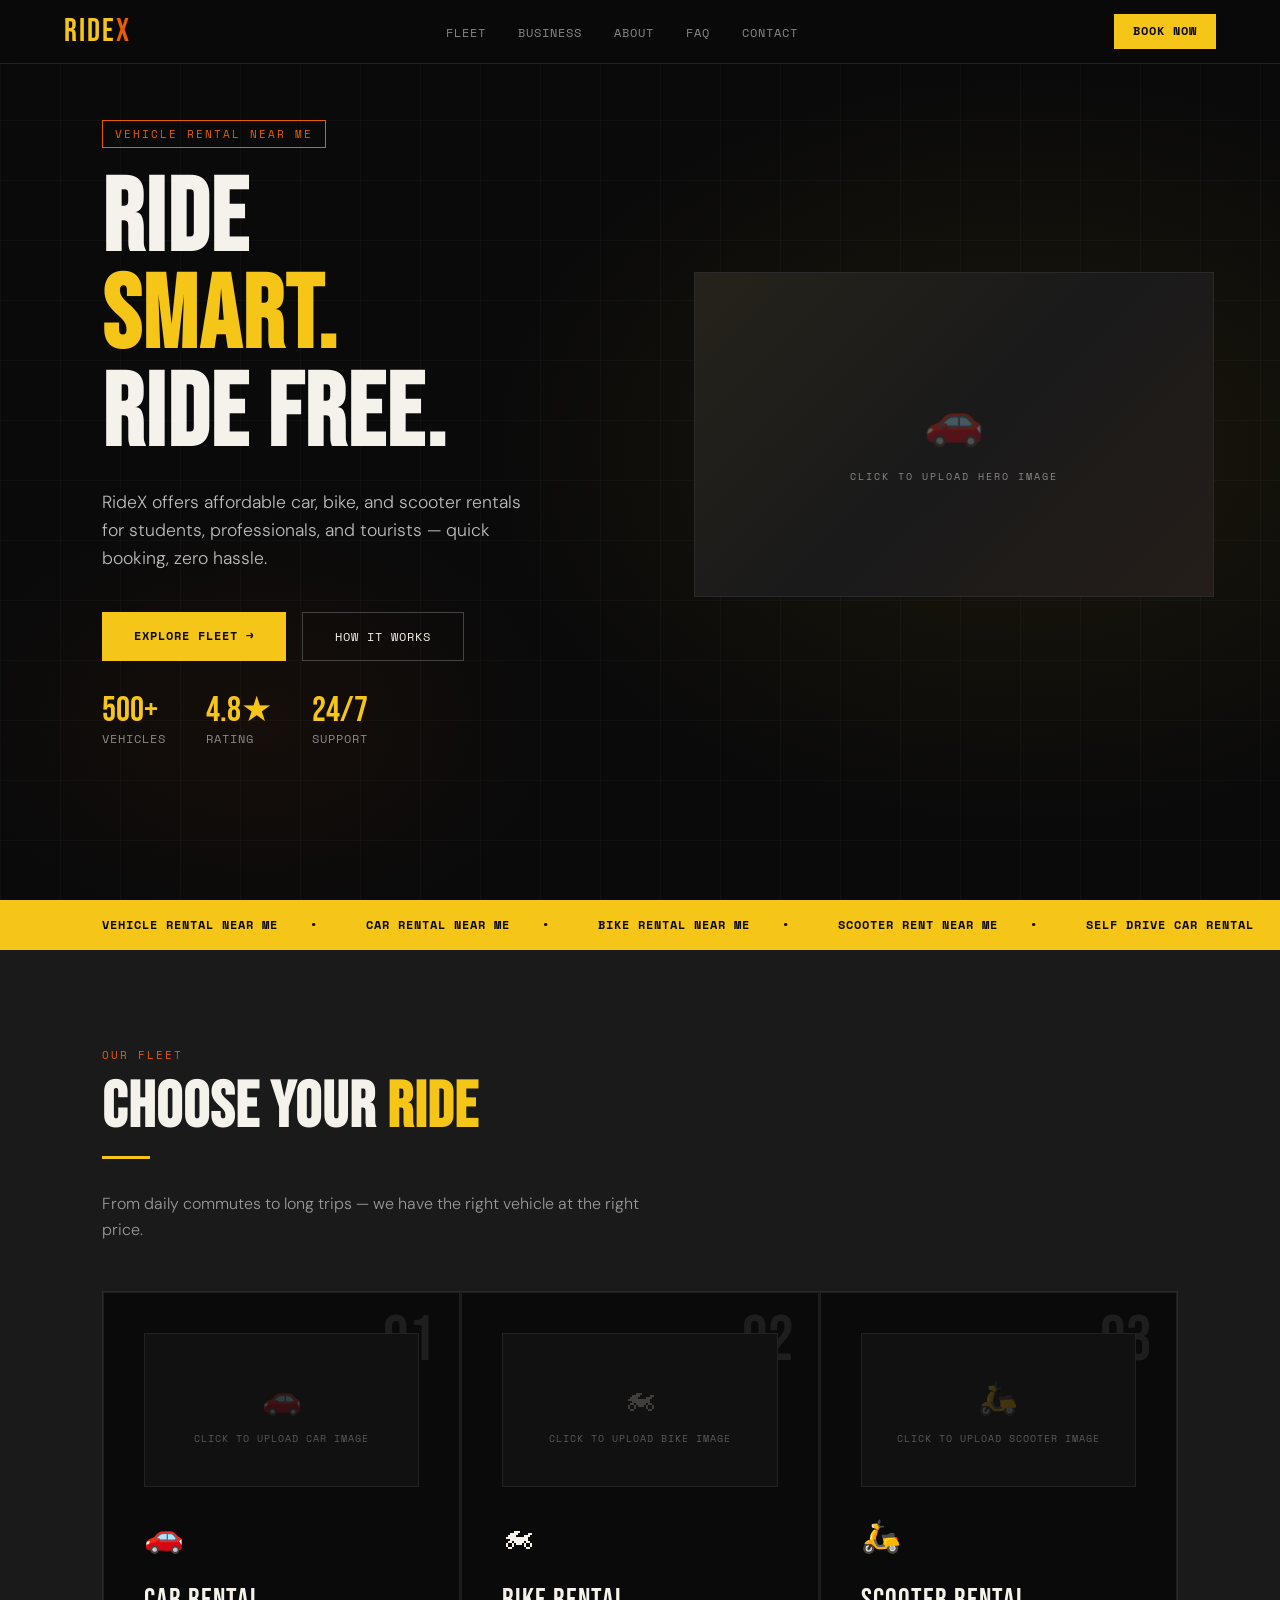
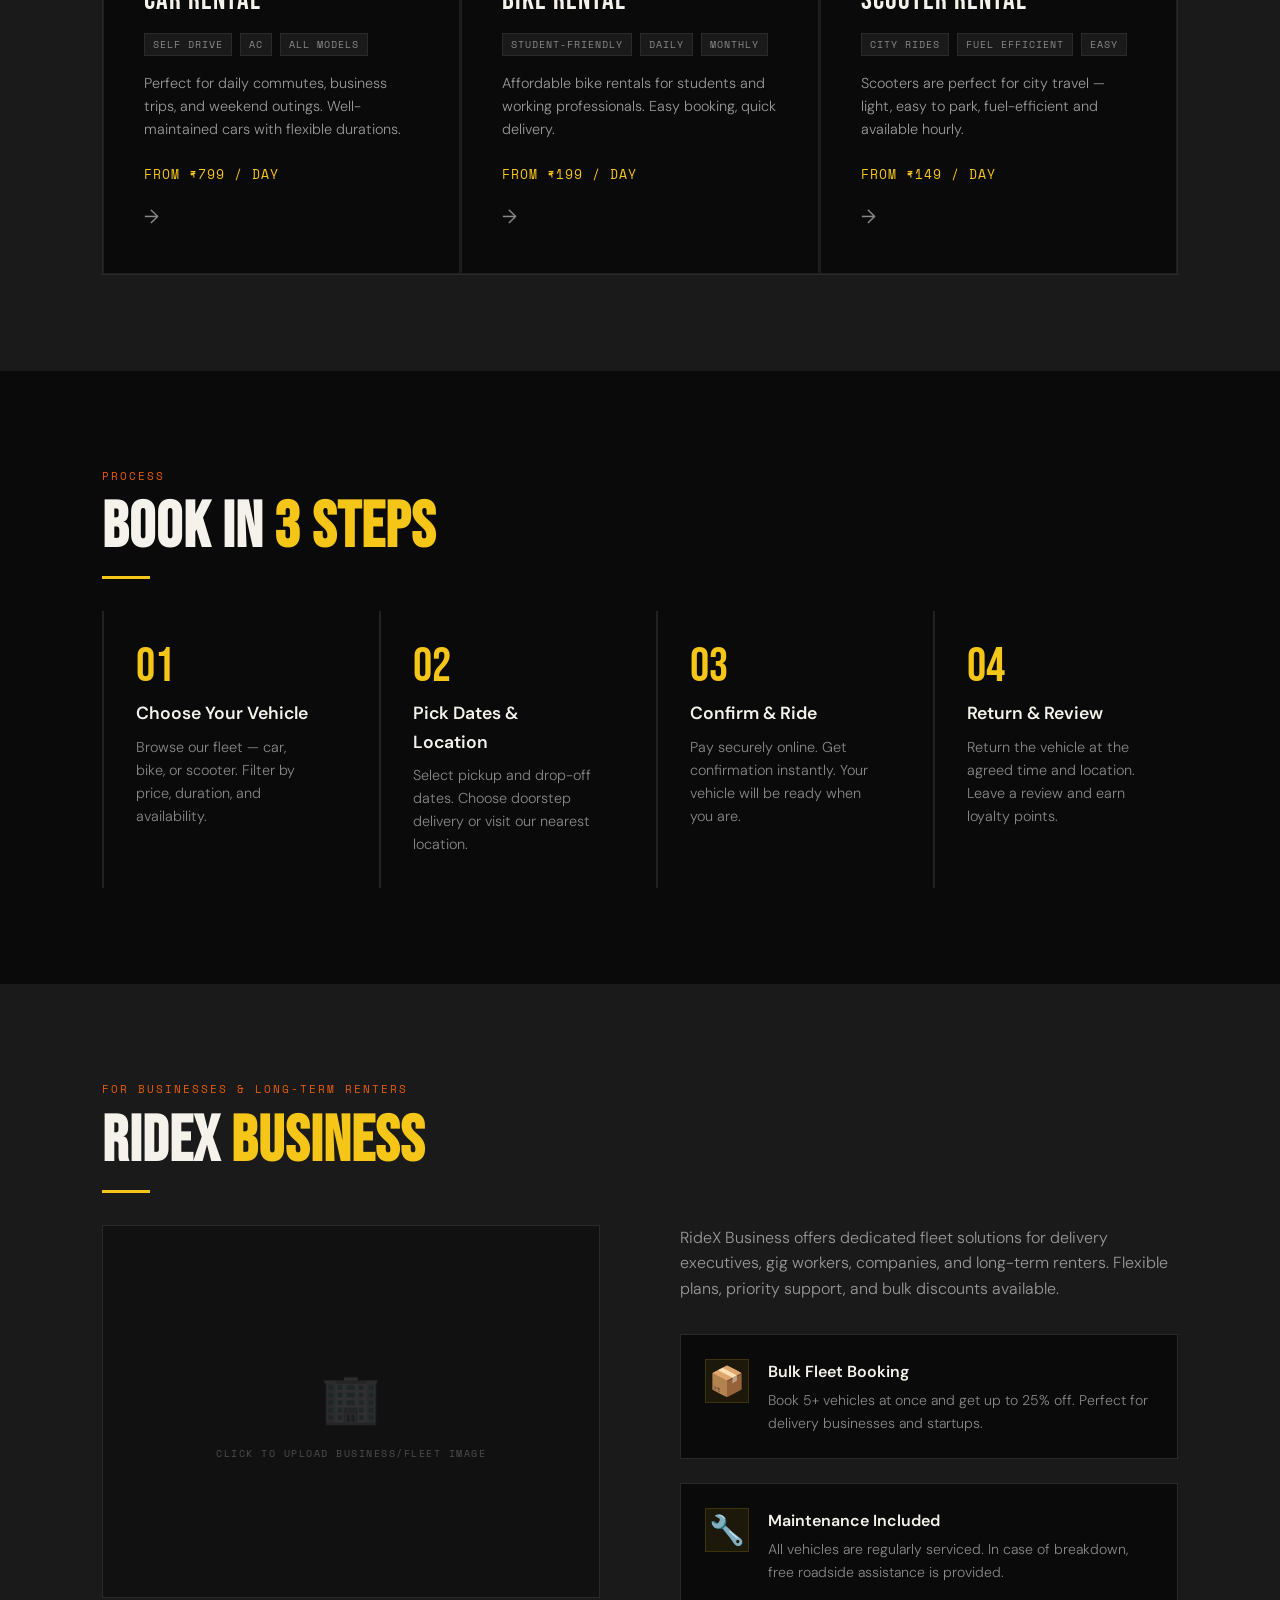
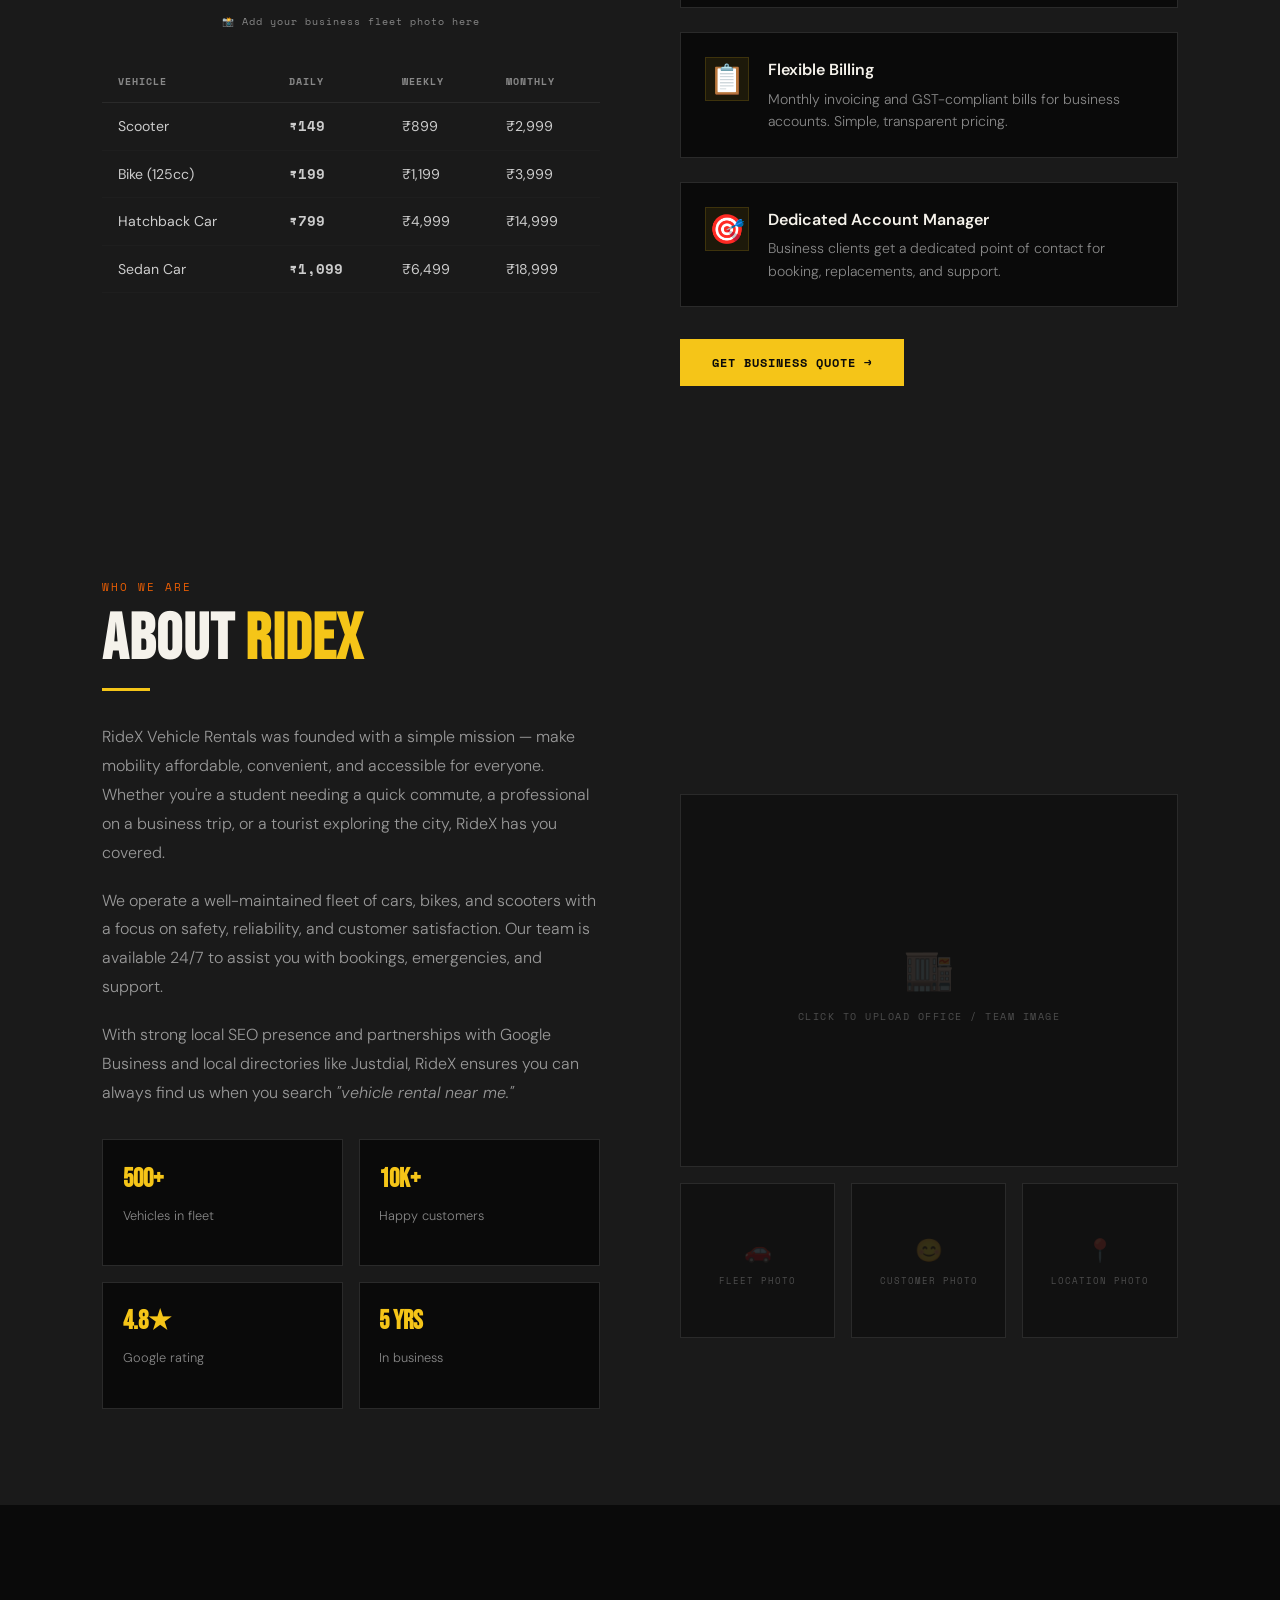
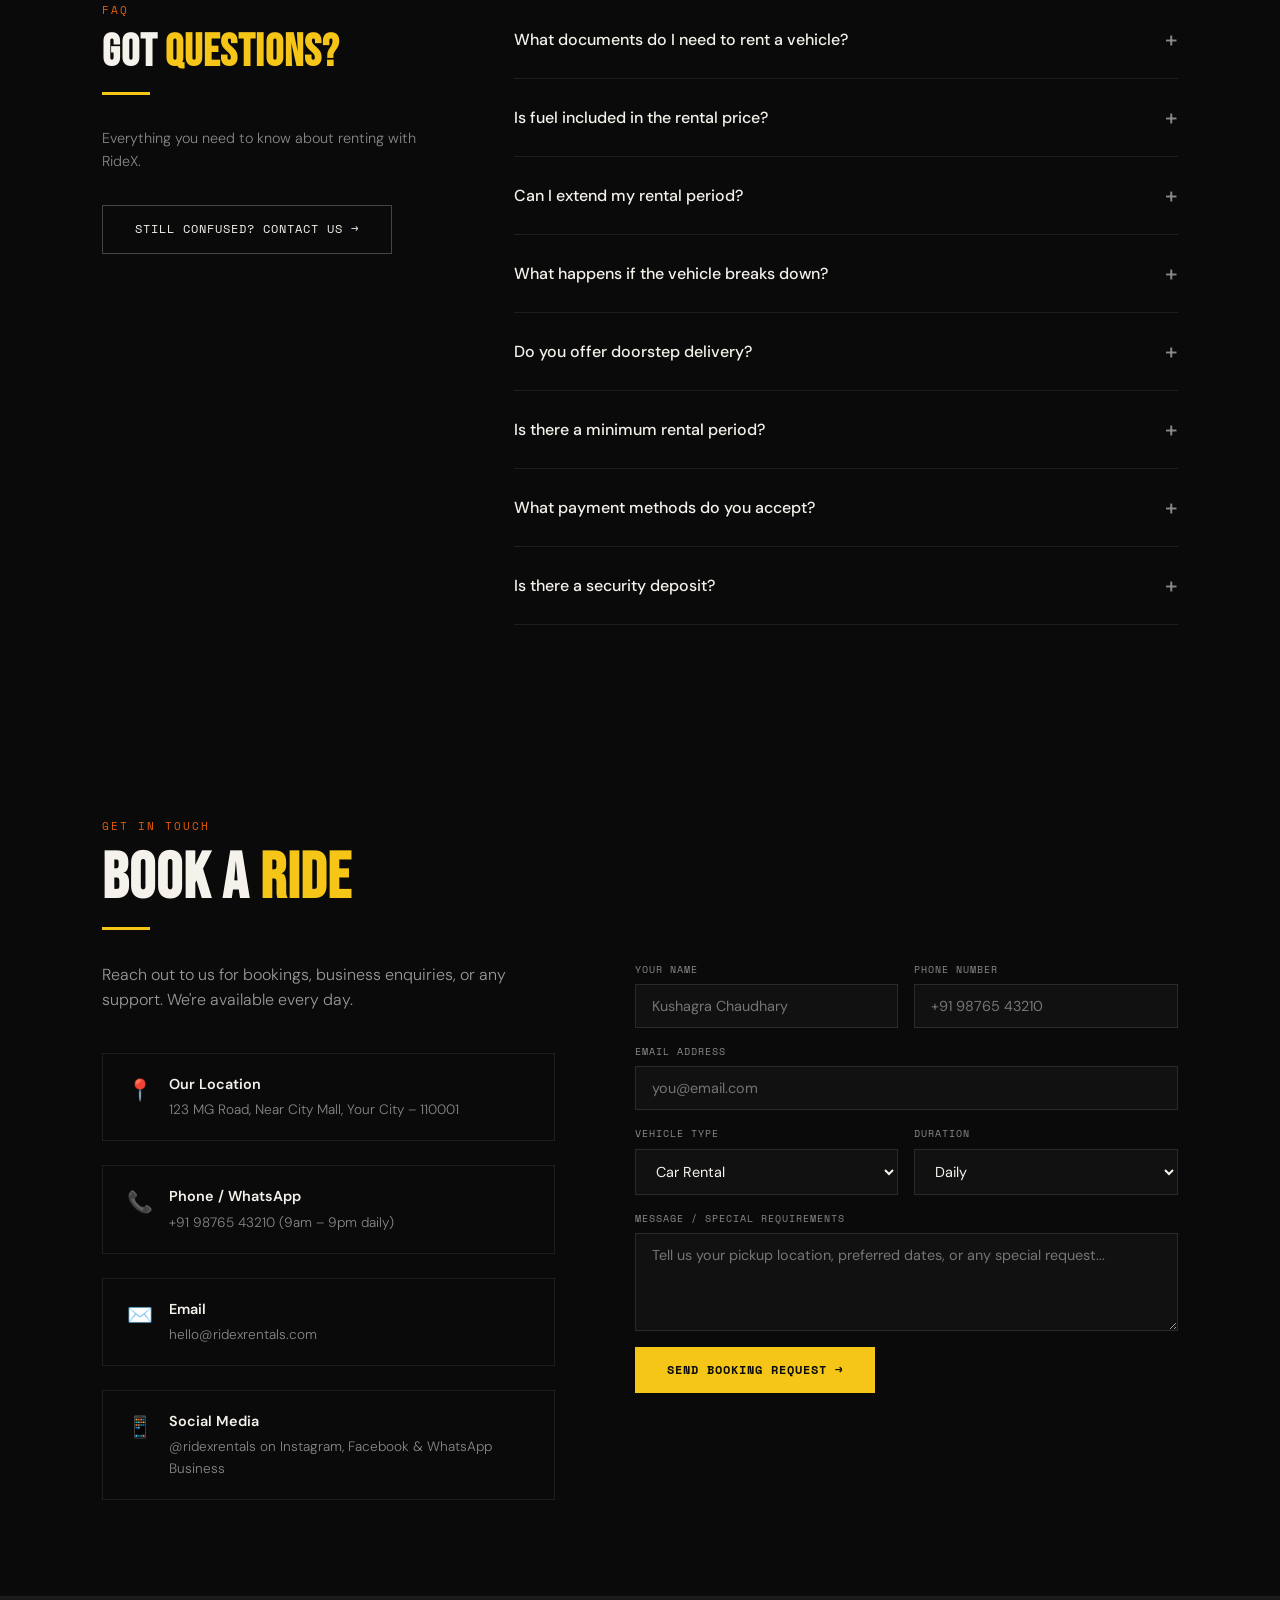
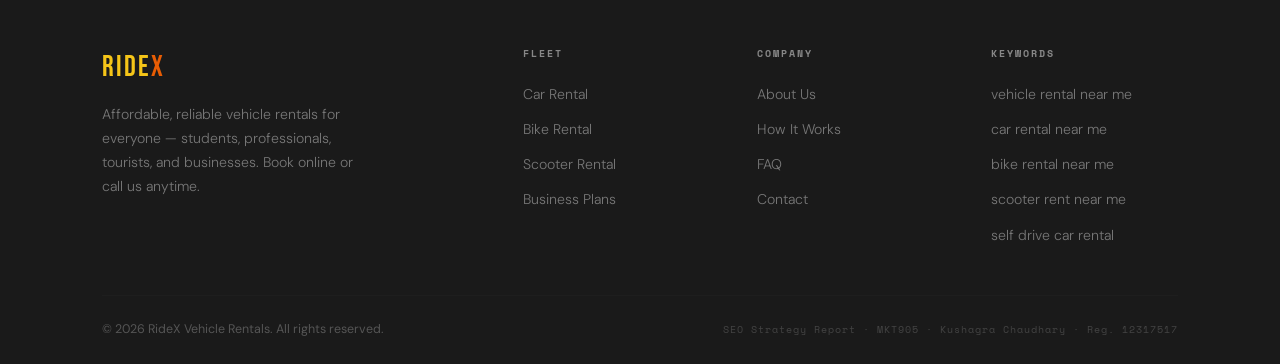
<file: ridex.html>
<!DOCTYPE html>
<html lang="en">
<head>
<meta charset="UTF-8"/>
<meta name="viewport" content="width=device-width, initial-scale=1.0"/>
<title>RideX Vehicle Rentals – Ride Smart, Ride Free</title>
<link href="https://fonts.googleapis.com/css2?family=Bebas+Neue&family=DM+Sans:ital,wght@0,300;0,400;0,500;0,700;1,300&family=Space+Mono:wght@400;700&display=swap" rel="stylesheet"/>
<style>
:root {
  --black: #0a0a0a;
  --white: #f5f2eb;
  --yellow: #f5c518;
  --orange: #e85d04;
  --grey: #1a1a1a;
  --mid: #2e2e2e;
  --muted: #888;
  --radius: 4px;
}
*, *::before, *::after { box-sizing: border-box; margin: 0; padding: 0; }
html { scroll-behavior: smooth; }
body {
  background: var(--black);
  color: var(--white);
  font-family: 'DM Sans', sans-serif;
  font-size: 16px;
  line-height: 1.6;
  overflow-x: hidden;
}

/* ─── NAVBAR ─── */
nav {
  position: fixed; top: 0; left: 0; right: 0; z-index: 100;
  display: flex; align-items: center; justify-content: space-between;
  padding: 0 5vw;
  height: 64px;
  background: rgba(10,10,10,0.92);
  backdrop-filter: blur(12px);
  border-bottom: 1px solid #222;
}
.nav-logo {
  font-family: 'Bebas Neue', sans-serif;
  font-size: 2rem;
  letter-spacing: 2px;
  color: var(--yellow);
  text-decoration: none;
}
.nav-logo span { color: var(--orange); }
.nav-links { display: flex; gap: 2rem; list-style: none; }
.nav-links a {
  font-family: 'Space Mono', monospace;
  font-size: 0.72rem;
  letter-spacing: 1px;
  text-transform: uppercase;
  color: var(--muted);
  text-decoration: none;
  transition: color .2s;
}
.nav-links a:hover { color: var(--yellow); }
.nav-cta {
  background: var(--yellow);
  color: var(--black);
  font-family: 'Space Mono', monospace;
  font-size: 0.72rem;
  font-weight: 700;
  letter-spacing: 1px;
  text-transform: uppercase;
  border: none;
  padding: .5rem 1.2rem;
  cursor: pointer;
  transition: background .2s, transform .1s;
  text-decoration: none;
}
.nav-cta:hover { background: var(--orange); color: var(--white); }

/* ─── HERO ─── */
#home {
  min-height: 100vh;
  padding-top: 64px;
  display: grid;
  grid-template-columns: 1fr 1fr;
  align-items: center;
  gap: 4rem;
  padding-left: 8vw;
  padding-right: 5vw;
  position: relative;
  overflow: hidden;
}
.hero-bg {
  position: absolute; inset: 0; z-index: 0;
  background:
    radial-gradient(ellipse 60% 60% at 80% 50%, rgba(245,197,24,.07) 0%, transparent 70%),
    radial-gradient(ellipse 40% 40% at 20% 80%, rgba(232,93,4,.05) 0%, transparent 60%);
}
.hero-grid-lines {
  position: absolute; inset: 0; z-index: 0;
  background-image:
    linear-gradient(rgba(255,255,255,.025) 1px, transparent 1px),
    linear-gradient(90deg, rgba(255,255,255,.025) 1px, transparent 1px);
  background-size: 60px 60px;
}
.hero-content { position: relative; z-index: 1; }
.hero-tag {
  display: inline-block;
  font-family: 'Space Mono', monospace;
  font-size: .7rem;
  letter-spacing: 2px;
  text-transform: uppercase;
  color: var(--orange);
  border: 1px solid var(--orange);
  padding: .25rem .75rem;
  margin-bottom: 1.5rem;
}
.hero-title {
  font-family: 'Bebas Neue', sans-serif;
  font-size: clamp(4rem, 8vw, 7rem);
  line-height: .95;
  letter-spacing: 2px;
  margin-bottom: 1.5rem;
}
.hero-title .accent { color: var(--yellow); }
.hero-subtitle {
  font-size: 1.1rem;
  color: #bbb;
  max-width: 420px;
  margin-bottom: 2.5rem;
  font-weight: 300;
}
.hero-actions { display: flex; gap: 1rem; flex-wrap: wrap; }
.btn-primary {
  background: var(--yellow);
  color: var(--black);
  font-family: 'Space Mono', monospace;
  font-size: .78rem;
  font-weight: 700;
  letter-spacing: 1px;
  text-transform: uppercase;
  border: none;
  padding: .85rem 2rem;
  cursor: pointer;
  text-decoration: none;
  display: inline-block;
  transition: background .2s, transform .1s;
}
.btn-primary:hover { background: var(--orange); color: var(--white); transform: translateY(-2px); }
.btn-outline {
  background: transparent;
  color: var(--white);
  font-family: 'Space Mono', monospace;
  font-size: .78rem;
  letter-spacing: 1px;
  text-transform: uppercase;
  border: 1px solid #444;
  padding: .85rem 2rem;
  cursor: pointer;
  text-decoration: none;
  display: inline-block;
  transition: border-color .2s, color .2s;
}
.btn-outline:hover { border-color: var(--yellow); color: var(--yellow); }
.hero-visual { position: relative; z-index: 1; display: flex; align-items: center; justify-content: center; }
.hero-img-placeholder {
  width: 100%;
  max-width: 520px;
  aspect-ratio: 16/10;
  background: var(--grey);
  border: 1px solid #2a2a2a;
  display: flex; flex-direction: column; align-items: center; justify-content: center;
  gap: .5rem;
  position: relative;
  overflow: hidden;
}
.hero-img-placeholder::before {
  content: '';
  position: absolute; inset: 0;
  background: linear-gradient(135deg, rgba(245,197,24,.05) 0%, transparent 50%, rgba(232,93,4,.05) 100%);
}
.hero-img-placeholder .img-icon { font-size: 3rem; opacity: .3; }
.hero-img-placeholder .img-label {
  font-family: 'Space Mono', monospace;
  font-size: .65rem;
  letter-spacing: 2px;
  text-transform: uppercase;
  color: var(--muted);
}
.hero-img-placeholder input[type="file"] {
  position: absolute; inset: 0; opacity: 0; cursor: pointer; width: 100%; height: 100%;
}
.hero-img-placeholder img.uploaded {
  position: absolute; inset: 0; width: 100%; height: 100%; object-fit: cover;
}
.hero-stats {
  display: flex; gap: 2.5rem; margin-top: 2rem;
}
.stat-item { }
.stat-num {
  font-family: 'Bebas Neue', sans-serif;
  font-size: 2.2rem;
  color: var(--yellow);
  line-height: 1;
}
.stat-label {
  font-size: .75rem;
  color: var(--muted);
  text-transform: uppercase;
  letter-spacing: 1px;
  font-family: 'Space Mono', monospace;
}

/* ─── SECTION COMMON ─── */
section { padding: 6rem 8vw; }
.section-tag {
  font-family: 'Space Mono', monospace;
  font-size: .7rem;
  letter-spacing: 2px;
  text-transform: uppercase;
  color: var(--orange);
  margin-bottom: .75rem;
}
.section-title {
  font-family: 'Bebas Neue', sans-serif;
  font-size: clamp(2.5rem, 5vw, 4rem);
  letter-spacing: 1px;
  line-height: 1;
  margin-bottom: 1rem;
}
.section-title .acc { color: var(--yellow); }
.section-sub {
  color: #999;
  max-width: 560px;
  font-weight: 300;
  margin-bottom: 3rem;
}
.divider {
  width: 48px; height: 3px;
  background: var(--yellow);
  margin: 1rem 0 2rem;
}

/* ─── SERVICES ─── */
#services { background: var(--grey); }
.services-grid {
  display: grid;
  grid-template-columns: repeat(auto-fit, minmax(280px, 1fr));
  gap: 1px;
  border: 1px solid #2a2a2a;
}
.service-card {
  background: var(--black);
  padding: 2.5rem;
  border: 1px solid #1e1e1e;
  position: relative;
  overflow: hidden;
  transition: border-color .3s;
  cursor: pointer;
}
.service-card:hover { border-color: var(--yellow); }
.service-card:hover .service-arrow { transform: translateX(4px); color: var(--yellow); }
.service-num {
  font-family: 'Bebas Neue', sans-serif;
  font-size: 4rem;
  color: #1e1e1e;
  position: absolute;
  top: 1rem; right: 1.5rem;
  line-height: 1;
  transition: color .3s;
}
.service-card:hover .service-num { color: #2a2a2a; }
.service-img-wrap {
  width: 100%;
  aspect-ratio: 16/9;
  background: #111;
  border: 1px solid #222;
  display: flex; flex-direction: column; align-items: center; justify-content: center;
  gap: .4rem;
  margin-bottom: 1.5rem;
  position: relative;
  overflow: hidden;
}
.service-img-wrap input[type="file"] {
  position: absolute; inset: 0; opacity: 0; cursor: pointer; width: 100%; height: 100%;
}
.service-img-wrap img.uploaded {
  position: absolute; inset: 0; width: 100%; height: 100%; object-fit: cover;
}
.service-img-wrap .ph-icon { font-size: 2rem; opacity: .2; }
.service-img-wrap .ph-text {
  font-family: 'Space Mono', monospace;
  font-size: .6rem;
  letter-spacing: 1px;
  text-transform: uppercase;
  color: var(--muted);
  opacity: .6;
}
.service-icon { font-size: 2rem; margin-bottom: 1rem; }
.service-title {
  font-family: 'Bebas Neue', sans-serif;
  font-size: 1.8rem;
  letter-spacing: 1px;
  margin-bottom: .5rem;
}
.service-desc { color: #999; font-size: .9rem; font-weight: 300; margin-bottom: 1.5rem; }
.service-price {
  font-family: 'Space Mono', monospace;
  font-size: .8rem;
  color: var(--yellow);
  letter-spacing: 1px;
  margin-bottom: 1rem;
}
.service-arrow { color: var(--muted); transition: transform .2s, color .2s; font-size: 1.2rem; }
.service-tags { display: flex; gap: .5rem; flex-wrap: wrap; margin-bottom: 1rem; }
.stag {
  font-family: 'Space Mono', monospace;
  font-size: .6rem;
  letter-spacing: 1px;
  text-transform: uppercase;
  background: #1a1a1a;
  color: var(--muted);
  padding: .2rem .5rem;
  border: 1px solid #2a2a2a;
}

/* ─── HOW IT WORKS ─── */
#how { background: var(--black); }
.steps-grid {
  display: grid;
  grid-template-columns: repeat(auto-fit, minmax(220px, 1fr));
  gap: 2rem;
  margin-top: 1rem;
}
.step-card {
  padding: 2rem;
  border-left: 2px solid #222;
  position: relative;
  transition: border-color .3s;
}
.step-card:hover { border-color: var(--yellow); }
.step-n {
  font-family: 'Bebas Neue', sans-serif;
  font-size: 3rem;
  color: var(--yellow);
  line-height: 1;
  margin-bottom: .5rem;
}
.step-title { font-size: 1.1rem; font-weight: 600; margin-bottom: .5rem; }
.step-desc { color: #888; font-size: .9rem; font-weight: 300; }

/* ─── BUSINESS / FLEET ─── */
#business { background: var(--grey); }
.business-layout {
  display: grid;
  grid-template-columns: 1fr 1fr;
  gap: 5rem;
  align-items: start;
}
.biz-img-wrap {
  width: 100%;
  aspect-ratio: 4/3;
  background: #111;
  border: 1px solid #2a2a2a;
  display: flex; flex-direction: column; align-items: center; justify-content: center;
  gap: .5rem;
  position: relative;
  overflow: hidden;
  margin-bottom: 1rem;
}
.biz-img-wrap input[type="file"] {
  position: absolute; inset: 0; opacity: 0; cursor: pointer; width: 100%; height: 100%;
}
.biz-img-wrap img.uploaded {
  position: absolute; inset: 0; width: 100%; height: 100%; object-fit: cover;
}
.biz-img-wrap .ph-icon { font-size: 3rem; opacity: .15; }
.biz-img-wrap .ph-text {
  font-family: 'Space Mono', monospace;
  font-size: .62rem;
  letter-spacing: 1.5px;
  text-transform: uppercase;
  color: var(--muted);
  opacity: .5;
}
.img-upload-hint {
  font-family: 'Space Mono', monospace;
  font-size: .6rem;
  letter-spacing: 1px;
  color: var(--muted);
  text-align: center;
  margin-top: .25rem;
}
.biz-features { display: flex; flex-direction: column; gap: 1.5rem; }
.biz-feat {
  display: flex; gap: 1.2rem; align-items: flex-start;
  padding: 1.5rem;
  border: 1px solid #2a2a2a;
  background: var(--black);
  transition: border-color .3s;
}
.biz-feat:hover { border-color: var(--yellow); }
.biz-feat-icon {
  font-size: 1.8rem;
  flex-shrink: 0;
  width: 44px; height: 44px;
  display: flex; align-items: center; justify-content: center;
  background: rgba(245,197,24,.08);
  border: 1px solid rgba(245,197,24,.15);
}
.biz-feat-body h4 { font-size: 1rem; font-weight: 600; margin-bottom: .3rem; }
.biz-feat-body p { color: #888; font-size: .88rem; font-weight: 300; }
.pricing-table {
  width: 100%;
  border-collapse: collapse;
  margin-top: 2rem;
  font-size: .88rem;
}
.pricing-table th {
  font-family: 'Space Mono', monospace;
  font-size: .65rem;
  letter-spacing: 1px;
  text-transform: uppercase;
  color: var(--muted);
  padding: .75rem 1rem;
  text-align: left;
  border-bottom: 1px solid #2a2a2a;
}
.pricing-table td {
  padding: .75rem 1rem;
  border-bottom: 1px solid #1e1e1e;
  color: #ccc;
}
.pricing-table tr:hover td { background: #111; }
.price-highlight { color: var(--yellow); font-family: 'Space Mono', monospace; font-weight: 700; }

/* ─── FAQ ─── */
#faq { background: var(--black); }
.faq-layout {
  display: grid;
  grid-template-columns: 1fr 2fr;
  gap: 5rem;
  align-items: start;
}
.faq-sidebar .section-title { font-size: 2.8rem; }
.faq-list { display: flex; flex-direction: column; }
.faq-item {
  border-bottom: 1px solid #1e1e1e;
  overflow: hidden;
}
.faq-q {
  width: 100%;
  background: none;
  border: none;
  color: var(--white);
  font-family: 'DM Sans', sans-serif;
  font-size: 1rem;
  font-weight: 500;
  text-align: left;
  padding: 1.5rem 0;
  cursor: pointer;
  display: flex;
  justify-content: space-between;
  align-items: center;
  gap: 1rem;
  transition: color .2s;
}
.faq-q:hover { color: var(--yellow); }
.faq-q.open { color: var(--yellow); }
.faq-icon {
  font-size: 1.4rem;
  color: var(--muted);
  transition: transform .3s, color .2s;
  flex-shrink: 0;
}
.faq-q.open .faq-icon { transform: rotate(45deg); color: var(--yellow); }
.faq-a {
  max-height: 0;
  overflow: hidden;
  transition: max-height .4s ease, padding .3s;
  color: #888;
  font-size: .92rem;
  font-weight: 300;
  line-height: 1.7;
}
.faq-a.open { max-height: 300px; padding-bottom: 1.5rem; }

/* ─── ABOUT ─── */
#about { background: var(--grey); }
.about-layout {
  display: grid;
  grid-template-columns: 1fr 1fr;
  gap: 5rem;
  align-items: center;
}
.about-text p {
  color: #999;
  font-weight: 300;
  margin-bottom: 1.2rem;
  line-height: 1.8;
}
.about-highlights {
  display: grid;
  grid-template-columns: 1fr 1fr;
  gap: 1rem;
  margin-top: 2rem;
}
.highlight-item {
  padding: 1.2rem;
  border: 1px solid #2a2a2a;
  background: var(--black);
}
.highlight-item h4 {
  font-family: 'Bebas Neue', sans-serif;
  font-size: 1.6rem;
  color: var(--yellow);
  margin-bottom: .2rem;
}
.highlight-item p { font-size: .8rem; color: #888; font-weight: 300; }
.about-img-area { display: flex; flex-direction: column; gap: 1rem; }
.about-img-big {
  width: 100%; aspect-ratio: 4/3;
  background: #111; border: 1px solid #2a2a2a;
  display: flex; flex-direction: column; align-items: center; justify-content: center;
  gap: .5rem; position: relative; overflow: hidden;
}
.about-img-big input[type="file"] {
  position: absolute; inset: 0; opacity: 0; cursor: pointer;
}
.about-img-big img.uploaded {
  position: absolute; inset: 0; width: 100%; height: 100%; object-fit: cover;
}
.about-img-big .ph-icon { font-size: 2.5rem; opacity: .15; }
.about-img-big .ph-text {
  font-family: 'Space Mono', monospace; font-size: .62rem; letter-spacing: 1.5px;
  text-transform: uppercase; color: var(--muted); opacity: .5;
}
.about-img-row { display: flex; gap: 1rem; }
.about-img-sm {
  flex: 1; aspect-ratio: 1;
  background: #111; border: 1px solid #2a2a2a;
  display: flex; flex-direction: column; align-items: center; justify-content: center;
  gap: .3rem; position: relative; overflow: hidden;
}
.about-img-sm input[type="file"] {
  position: absolute; inset: 0; opacity: 0; cursor: pointer;
}
.about-img-sm img.uploaded {
  position: absolute; inset: 0; width: 100%; height: 100%; object-fit: cover;
}
.about-img-sm .ph-icon { font-size: 1.4rem; opacity: .15; }
.about-img-sm .ph-text { font-family: 'Space Mono', monospace; font-size: .55rem; letter-spacing: 1px; text-transform: uppercase; color: var(--muted); opacity: .5; }

/* ─── CONTACT ─── */
#contact { background: var(--black); }
.contact-layout {
  display: grid;
  grid-template-columns: 1fr 1.2fr;
  gap: 5rem;
  align-items: start;
}
.contact-info { display: flex; flex-direction: column; gap: 1.5rem; }
.contact-item {
  display: flex; gap: 1rem; align-items: flex-start;
  padding: 1.2rem 1.5rem;
  border: 1px solid #1e1e1e;
}
.contact-item-icon { font-size: 1.3rem; flex-shrink: 0; }
.contact-item-body h4 { font-size: .9rem; font-weight: 600; margin-bottom: .2rem; }
.contact-item-body p { font-size: .85rem; color: #888; font-weight: 300; }
.contact-form { display: flex; flex-direction: column; gap: 1rem; }
.form-row { display: grid; grid-template-columns: 1fr 1fr; gap: 1rem; }
.form-group { display: flex; flex-direction: column; gap: .4rem; }
.form-group label {
  font-family: 'Space Mono', monospace;
  font-size: .62rem;
  letter-spacing: 1px;
  text-transform: uppercase;
  color: var(--muted);
}
.form-group input,
.form-group select,
.form-group textarea {
  background: #111;
  border: 1px solid #2a2a2a;
  color: var(--white);
  font-family: 'DM Sans', sans-serif;
  font-size: .9rem;
  padding: .75rem 1rem;
  outline: none;
  transition: border-color .2s;
  resize: vertical;
}
.form-group input:focus,
.form-group select:focus,
.form-group textarea:focus { border-color: var(--yellow); }
.form-group select option { background: #111; }

/* ─── FOOTER ─── */
footer {
  background: var(--grey);
  padding: 3rem 8vw 1.5rem;
  border-top: 1px solid #1e1e1e;
}
.footer-top {
  display: grid;
  grid-template-columns: 2fr 1fr 1fr 1fr;
  gap: 3rem;
  margin-bottom: 3rem;
}
.footer-brand .logo {
  font-family: 'Bebas Neue', sans-serif;
  font-size: 1.8rem;
  letter-spacing: 2px;
  color: var(--yellow);
}
.footer-brand .logo span { color: var(--orange); }
.footer-brand p {
  color: #777;
  font-size: .88rem;
  font-weight: 300;
  margin-top: .75rem;
  line-height: 1.7;
  max-width: 260px;
}
.footer-col h5 {
  font-family: 'Space Mono', monospace;
  font-size: .65rem;
  letter-spacing: 2px;
  text-transform: uppercase;
  color: var(--muted);
  margin-bottom: 1.2rem;
}
.footer-col ul { list-style: none; display: flex; flex-direction: column; gap: .6rem; }
.footer-col ul a {
  text-decoration: none;
  color: #777;
  font-size: .88rem;
  font-weight: 300;
  transition: color .2s;
}
.footer-col ul a:hover { color: var(--yellow); }
.footer-bottom {
  display: flex;
  justify-content: space-between;
  align-items: center;
  padding-top: 1.5rem;
  border-top: 1px solid #1e1e1e;
}
.footer-bottom p { font-size: .78rem; color: #555; }
.footer-bottom .seo-badge {
  font-family: 'Space Mono', monospace;
  font-size: .62rem;
  letter-spacing: 1px;
  color: #444;
}

/* ─── KEYWORD BANNER (SEO visual) ─── */
.kw-banner {
  background: var(--yellow);
  color: var(--black);
  padding: 1rem 8vw;
  display: flex;
  gap: 3rem;
  overflow: hidden;
  white-space: nowrap;
}
.kw-banner span {
  font-family: 'Space Mono', monospace;
  font-size: .72rem;
  letter-spacing: 1px;
  text-transform: uppercase;
  font-weight: 700;
  flex-shrink: 0;
}
.kw-banner span::after { content: ' •'; margin-left: 1.5rem; }

/* ─── RESPONSIVE ─── */
@media (max-width: 900px) {
  #home { grid-template-columns: 1fr; padding: 5rem 6vw 4rem; }
  .hero-visual { display: none; }
  .about-layout, .business-layout, .contact-layout, .faq-layout { grid-template-columns: 1fr; gap: 3rem; }
  .footer-top { grid-template-columns: 1fr 1fr; }
  .form-row { grid-template-columns: 1fr; }
}
@media (max-width: 600px) {
  nav { padding: 0 1rem; }
  .nav-links { display: none; }
  section { padding: 4rem 5vw; }
  .footer-top { grid-template-columns: 1fr; }
}
</style>
</head>
<body>

<!-- NAVBAR -->
<nav>
  <a href="#home" class="nav-logo">Ride<span>X</span></a>
  <ul class="nav-links">
    <li><a href="#services">Fleet</a></li>
    <li><a href="#business">Business</a></li>
    <li><a href="#about">About</a></li>
    <li><a href="#faq">FAQ</a></li>
    <li><a href="#contact">Contact</a></li>
  </ul>
  <a href="#contact" class="nav-cta">Book Now</a>
</nav>

<!-- HERO -->
<section id="home">
  <div class="hero-bg"></div>
  <div class="hero-grid-lines"></div>
  <div class="hero-content">
    <div class="hero-tag">Vehicle Rental Near Me</div>
    <h1 class="hero-title">Ride<br><span class="accent">Smart.</span><br>Ride Free.</h1>
    <p class="hero-subtitle">RideX offers affordable car, bike, and scooter rentals for students, professionals, and tourists — quick booking, zero hassle.</p>
    <div class="hero-actions">
      <a href="#services" class="btn-primary">Explore Fleet →</a>
      <a href="#faq" class="btn-outline">How It Works</a>
    </div>
    <div class="hero-stats">
      <div class="stat-item"><div class="stat-num">500+</div><div class="stat-label">Vehicles</div></div>
      <div class="stat-item"><div class="stat-num">4.8★</div><div class="stat-label">Rating</div></div>
      <div class="stat-item"><div class="stat-num">24/7</div><div class="stat-label">Support</div></div>
    </div>
  </div>
  <div class="hero-visual">
    <div class="hero-img-placeholder" id="heroImgWrap">
      <span class="img-icon">🚗</span>
      <span class="img-label">Click to upload hero image</span>
      <input type="file" accept="image/*" onchange="uploadImg(this,'heroImgWrap')"/>
    </div>
  </div>
</section>

<!-- KEYWORD MARQUEE BANNER -->
<div class="kw-banner">
  <span>vehicle rental near me</span>
  <span>car rental near me</span>
  <span>bike rental near me</span>
  <span>scooter rent near me</span>
  <span>self drive car rental</span>
  <span>cheap bike rental</span>
  <span>monthly vehicle rental</span>
  <span>affordable rentals</span>
  <span>vehicle rental near me</span>
  <span>car rental near me</span>
  <span>bike rental near me</span>
</div>

<!-- SERVICES / FLEET -->
<section id="services">
  <div class="section-tag">Our Fleet</div>
  <h2 class="section-title">Choose Your <span class="acc">Ride</span></h2>
  <div class="divider"></div>
  <p class="section-sub">From daily commutes to long trips — we have the right vehicle at the right price.</p>
  <div class="services-grid">

    <div class="service-card">
      <div class="service-num">01</div>
      <div class="service-img-wrap" id="carImg">
        <span class="ph-icon">🚗</span>
        <span class="ph-text">Click to upload car image</span>
        <input type="file" accept="image/*" onchange="uploadImg(this,'carImg')"/>
      </div>
      <div class="service-icon">🚗</div>
      <div class="service-title">Car Rental</div>
      <div class="service-tags"><span class="stag">Self Drive</span><span class="stag">AC</span><span class="stag">All Models</span></div>
      <p class="service-desc">Perfect for daily commutes, business trips, and weekend outings. Well-maintained cars with flexible durations.</p>
      <div class="service-price">FROM ₹799 / DAY</div>
      <div class="service-arrow">→</div>
    </div>

    <div class="service-card">
      <div class="service-num">02</div>
      <div class="service-img-wrap" id="bikeImg">
        <span class="ph-icon">🏍</span>
        <span class="ph-text">Click to upload bike image</span>
        <input type="file" accept="image/*" onchange="uploadImg(this,'bikeImg')"/>
      </div>
      <div class="service-icon">🏍</div>
      <div class="service-title">Bike Rental</div>
      <div class="service-tags"><span class="stag">Student-Friendly</span><span class="stag">Daily</span><span class="stag">Monthly</span></div>
      <p class="service-desc">Affordable bike rentals for students and working professionals. Easy booking, quick delivery.</p>
      <div class="service-price">FROM ₹199 / DAY</div>
      <div class="service-arrow">→</div>
    </div>

    <div class="service-card">
      <div class="service-num">03</div>
      <div class="service-img-wrap" id="scoImg">
        <span class="ph-icon">🛵</span>
        <span class="ph-text">Click to upload scooter image</span>
        <input type="file" accept="image/*" onchange="uploadImg(this,'scoImg')"/>
      </div>
      <div class="service-icon">🛵</div>
      <div class="service-title">Scooter Rental</div>
      <div class="service-tags"><span class="stag">City Rides</span><span class="stag">Fuel Efficient</span><span class="stag">Easy</span></div>
      <p class="service-desc">Scooters are perfect for city travel — light, easy to park, fuel-efficient and available hourly.</p>
      <div class="service-price">FROM ₹149 / DAY</div>
      <div class="service-arrow">→</div>
    </div>

  </div>
</section>

<!-- HOW IT WORKS -->
<section id="how">
  <div class="section-tag">Process</div>
  <h2 class="section-title">Book in <span class="acc">3 Steps</span></h2>
  <div class="divider"></div>
  <div class="steps-grid">
    <div class="step-card">
      <div class="step-n">01</div>
      <div class="step-title">Choose Your Vehicle</div>
      <p class="step-desc">Browse our fleet — car, bike, or scooter. Filter by price, duration, and availability.</p>
    </div>
    <div class="step-card">
      <div class="step-n">02</div>
      <div class="step-title">Pick Dates & Location</div>
      <p class="step-desc">Select pickup and drop-off dates. Choose doorstep delivery or visit our nearest location.</p>
    </div>
    <div class="step-card">
      <div class="step-n">03</div>
      <div class="step-title">Confirm & Ride</div>
      <p class="step-desc">Pay securely online. Get confirmation instantly. Your vehicle will be ready when you are.</p>
    </div>
    <div class="step-card">
      <div class="step-n">04</div>
      <div class="step-title">Return & Review</div>
      <p class="step-desc">Return the vehicle at the agreed time and location. Leave a review and earn loyalty points.</p>
    </div>
  </div>
</section>

<!-- BUSINESS PAGE -->
<section id="business">
  <div class="section-tag">For Businesses & Long-Term Renters</div>
  <h2 class="section-title">RideX <span class="acc">Business</span></h2>
  <div class="divider"></div>
  <div class="business-layout">
    <div>
      <div class="biz-img-wrap" id="bizImg">
        <span class="ph-icon">🏢</span>
        <span class="ph-text">Click to upload business/fleet image</span>
        <input type="file" accept="image/*" onchange="uploadImg(this,'bizImg')"/>
      </div>
      <p class="img-upload-hint">📸 Add your business fleet photo here</p>

      <table class="pricing-table">
        <thead>
          <tr>
            <th>Vehicle</th>
            <th>Daily</th>
            <th>Weekly</th>
            <th>Monthly</th>
          </tr>
        </thead>
        <tbody>
          <tr><td>Scooter</td><td class="price-highlight">₹149</td><td>₹899</td><td>₹2,999</td></tr>
          <tr><td>Bike (125cc)</td><td class="price-highlight">₹199</td><td>₹1,199</td><td>₹3,999</td></tr>
          <tr><td>Hatchback Car</td><td class="price-highlight">₹799</td><td>₹4,999</td><td>₹14,999</td></tr>
          <tr><td>Sedan Car</td><td class="price-highlight">₹1,099</td><td>₹6,499</td><td>₹18,999</td></tr>
        </tbody>
      </table>
    </div>

    <div class="biz-features">
      <p style="color:#999;font-weight:300;margin-bottom:.5rem;">RideX Business offers dedicated fleet solutions for delivery executives, gig workers, companies, and long-term renters. Flexible plans, priority support, and bulk discounts available.</p>

      <div class="biz-feat">
        <div class="biz-feat-icon">📦</div>
        <div class="biz-feat-body">
          <h4>Bulk Fleet Booking</h4>
          <p>Book 5+ vehicles at once and get up to 25% off. Perfect for delivery businesses and startups.</p>
        </div>
      </div>
      <div class="biz-feat">
        <div class="biz-feat-icon">🔧</div>
        <div class="biz-feat-body">
          <h4>Maintenance Included</h4>
          <p>All vehicles are regularly serviced. In case of breakdown, free roadside assistance is provided.</p>
        </div>
      </div>
      <div class="biz-feat">
        <div class="biz-feat-icon">📋</div>
        <div class="biz-feat-body">
          <h4>Flexible Billing</h4>
          <p>Monthly invoicing and GST-compliant bills for business accounts. Simple, transparent pricing.</p>
        </div>
      </div>
      <div class="biz-feat">
        <div class="biz-feat-icon">🎯</div>
        <div class="biz-feat-body">
          <h4>Dedicated Account Manager</h4>
          <p>Business clients get a dedicated point of contact for booking, replacements, and support.</p>
        </div>
      </div>

      <a href="#contact" class="btn-primary" style="align-self:flex-start;margin-top:.5rem;">Get Business Quote →</a>
    </div>
  </div>
</section>

<!-- ABOUT -->
<section id="about">
  <div class="section-tag">Who We Are</div>
  <h2 class="section-title">About <span class="acc">RideX</span></h2>
  <div class="divider"></div>
  <div class="about-layout">
    <div class="about-text">
      <p>RideX Vehicle Rentals was founded with a simple mission — make mobility affordable, convenient, and accessible for everyone. Whether you're a student needing a quick commute, a professional on a business trip, or a tourist exploring the city, RideX has you covered.</p>
      <p>We operate a well-maintained fleet of cars, bikes, and scooters with a focus on safety, reliability, and customer satisfaction. Our team is available 24/7 to assist you with bookings, emergencies, and support.</p>
      <p>With strong local SEO presence and partnerships with Google Business and local directories like Justdial, RideX ensures you can always find us when you search <em>"vehicle rental near me."</em></p>
      <div class="about-highlights">
        <div class="highlight-item"><h4>500+</h4><p>Vehicles in fleet</p></div>
        <div class="highlight-item"><h4>10K+</h4><p>Happy customers</p></div>
        <div class="highlight-item"><h4>4.8★</h4><p>Google rating</p></div>
        <div class="highlight-item"><h4>5 Yrs</h4><p>In business</p></div>
      </div>
    </div>
    <div class="about-img-area">
      <div class="about-img-big" id="aboutBig">
        <span class="ph-icon">🏬</span>
        <span class="ph-text">Click to upload office / team image</span>
        <input type="file" accept="image/*" onchange="uploadImg(this,'aboutBig')"/>
      </div>
      <div class="about-img-row">
        <div class="about-img-sm" id="aboutSm1">
          <span class="ph-icon">🚗</span>
          <span class="ph-text">Fleet photo</span>
          <input type="file" accept="image/*" onchange="uploadImg(this,'aboutSm1')"/>
        </div>
        <div class="about-img-sm" id="aboutSm2">
          <span class="ph-icon">😊</span>
          <span class="ph-text">Customer photo</span>
          <input type="file" accept="image/*" onchange="uploadImg(this,'aboutSm2')"/>
        </div>
        <div class="about-img-sm" id="aboutSm3">
          <span class="ph-icon">📍</span>
          <span class="ph-text">Location photo</span>
          <input type="file" accept="image/*" onchange="uploadImg(this,'aboutSm3')"/>
        </div>
      </div>
    </div>
  </div>
</section>

<!-- FAQ -->
<section id="faq">
  <div class="faq-layout">
    <div class="faq-sidebar">
      <div class="section-tag">FAQ</div>
      <h2 class="section-title">Got <span class="acc">Questions?</span></h2>
      <div class="divider"></div>
      <p style="color:#888;font-weight:300;font-size:.9rem;margin-bottom:2rem;">Everything you need to know about renting with RideX.</p>
      <a href="#contact" class="btn-outline">Still confused? Contact Us →</a>
    </div>
    <div class="faq-list">
      <!-- FAQ items -->
      <div class="faq-item">
        <button class="faq-q" onclick="toggleFaq(this)">
          What documents do I need to rent a vehicle?
          <span class="faq-icon">+</span>
        </button>
        <div class="faq-a">For bikes and scooters, a valid driving licence (2-wheeler) and a government-issued ID (Aadhaar, passport) are required. For cars, a valid 4-wheeler licence and ID proof are mandatory. Outstation rentals may require an additional address proof.</div>
      </div>
      <div class="faq-item">
        <button class="faq-q" onclick="toggleFaq(this)">
          Is fuel included in the rental price?
          <span class="faq-icon">+</span>
        </button>
        <div class="faq-a">No, fuel is not included. Vehicles are provided with a standard fuel level and must be returned at the same level. If returned with less fuel, the difference is charged at current pump rates plus a small service fee.</div>
      </div>
      <div class="faq-item">
        <button class="faq-q" onclick="toggleFaq(this)">
          Can I extend my rental period?
          <span class="faq-icon">+</span>
        </button>
        <div class="faq-a">Yes! You can extend your rental anytime via the app, website, or by calling our support team. Extensions are subject to vehicle availability. Same-day extension requests are handled on a best-effort basis.</div>
      </div>
      <div class="faq-item">
        <button class="faq-q" onclick="toggleFaq(this)">
          What happens if the vehicle breaks down?
          <span class="faq-icon">+</span>
        </button>
        <div class="faq-a">All RideX vehicles are covered under 24/7 roadside assistance. In case of a breakdown, call our helpline and we will send either a mechanic or a replacement vehicle, depending on the situation and distance.</div>
      </div>
      <div class="faq-item">
        <button class="faq-q" onclick="toggleFaq(this)">
          Do you offer doorstep delivery?
          <span class="faq-icon">+</span>
        </button>
        <div class="faq-a">Yes, doorstep delivery is available in select areas for an additional fee starting at ₹99. You can enter your address during checkout to check availability in your area.</div>
      </div>
      <div class="faq-item">
        <button class="faq-q" onclick="toggleFaq(this)">
          Is there a minimum rental period?
          <span class="faq-icon">+</span>
        </button>
        <div class="faq-a">The minimum rental period is 4 hours for scooters and bikes, and 1 full day for cars. Monthly plans require a minimum 15-day commitment. Hourly rentals for scooters are available in select city locations.</div>
      </div>
      <div class="faq-item">
        <button class="faq-q" onclick="toggleFaq(this)">
          What payment methods do you accept?
          <span class="faq-icon">+</span>
        </button>
        <div class="faq-a">We accept UPI, debit/credit cards, net banking, and cash at our physical locations. For business accounts, monthly invoicing with 15-day payment terms is available after verification.</div>
      </div>
      <div class="faq-item">
        <button class="faq-q" onclick="toggleFaq(this)">
          Is there a security deposit?
          <span class="faq-icon">+</span>
        </button>
        <div class="faq-a">Yes, a refundable security deposit is collected at the time of booking — ₹500 for scooters/bikes and ₹2,000–₹5,000 for cars depending on the model. The deposit is refunded within 24–48 hours after the vehicle is returned in good condition.</div>
      </div>
    </div>
  </div>
</section>

<!-- CONTACT -->
<section id="contact">
  <div class="section-tag">Get In Touch</div>
  <h2 class="section-title">Book a <span class="acc">Ride</span></h2>
  <div class="divider"></div>
  <div class="contact-layout">
    <div class="contact-info">
      <p style="color:#999;font-weight:300;margin-bottom:1rem;">Reach out to us for bookings, business enquiries, or any support. We're available every day.</p>
      <div class="contact-item">
        <span class="contact-item-icon">📍</span>
        <div class="contact-item-body">
          <h4>Our Location</h4>
          <p>123 MG Road, Near City Mall, Your City – 110001</p>
        </div>
      </div>
      <div class="contact-item">
        <span class="contact-item-icon">📞</span>
        <div class="contact-item-body">
          <h4>Phone / WhatsApp</h4>
          <p>+91 98765 43210 (9am – 9pm daily)</p>
        </div>
      </div>
      <div class="contact-item">
        <span class="contact-item-icon">✉️</span>
        <div class="contact-item-body">
          <h4>Email</h4>
          <p>hello@ridexrentals.com</p>
        </div>
      </div>
      <div class="contact-item">
        <span class="contact-item-icon">📱</span>
        <div class="contact-item-body">
          <h4>Social Media</h4>
          <p>@ridexrentals on Instagram, Facebook & WhatsApp Business</p>
        </div>
      </div>
    </div>
    <div>
      <div class="contact-form">
        <div class="form-row">
          <div class="form-group">
            <label>Your Name</label>
            <input type="text" placeholder="Kushagra Chaudhary"/>
          </div>
          <div class="form-group">
            <label>Phone Number</label>
            <input type="tel" placeholder="+91 98765 43210"/>
          </div>
        </div>
        <div class="form-group">
          <label>Email Address</label>
          <input type="email" placeholder="you@email.com"/>
        </div>
        <div class="form-row">
          <div class="form-group">
            <label>Vehicle Type</label>
            <select>
              <option>Car Rental</option>
              <option>Bike Rental</option>
              <option>Scooter Rental</option>
              <option>Business / Bulk</option>
            </select>
          </div>
          <div class="form-group">
            <label>Duration</label>
            <select>
              <option>Daily</option>
              <option>Weekly</option>
              <option>Monthly</option>
              <option>Custom</option>
            </select>
          </div>
        </div>
        <div class="form-group">
          <label>Message / Special Requirements</label>
          <textarea rows="4" placeholder="Tell us your pickup location, preferred dates, or any special request..."></textarea>
        </div>
        <button class="btn-primary" style="align-self:flex-start" onclick="alert('Booking request submitted! We will contact you shortly. 🚗')">Send Booking Request →</button>
      </div>
    </div>
  </div>
</section>

<!-- FOOTER -->
<footer>
  <div class="footer-top">
    <div class="footer-brand">
      <div class="logo">Ride<span>X</span></div>
      <p>Affordable, reliable vehicle rentals for everyone — students, professionals, tourists, and businesses. Book online or call us anytime.</p>
    </div>
    <div class="footer-col">
      <h5>Fleet</h5>
      <ul>
        <li><a href="#services">Car Rental</a></li>
        <li><a href="#services">Bike Rental</a></li>
        <li><a href="#services">Scooter Rental</a></li>
        <li><a href="#business">Business Plans</a></li>
      </ul>
    </div>
    <div class="footer-col">
      <h5>Company</h5>
      <ul>
        <li><a href="#about">About Us</a></li>
        <li><a href="#how">How It Works</a></li>
        <li><a href="#faq">FAQ</a></li>
        <li><a href="#contact">Contact</a></li>
      </ul>
    </div>
    <div class="footer-col">
      <h5>Keywords</h5>
      <ul>
        <li><a href="#services">vehicle rental near me</a></li>
        <li><a href="#services">car rental near me</a></li>
        <li><a href="#services">bike rental near me</a></li>
        <li><a href="#services">scooter rent near me</a></li>
        <li><a href="#services">self drive car rental</a></li>
      </ul>
    </div>
  </div>
  <div class="footer-bottom">
    <p>© 2026 RideX Vehicle Rentals. All rights reserved.</p>
    <span class="seo-badge">SEO Strategy Report · MKT905 · Kushagra Chaudhary · Reg. 12317517</span>
  </div>
</footer>

<script>
// Image upload handler
function uploadImg(input, wrapperId) {
  const file = input.files[0];
  if (!file) return;
  const reader = new FileReader();
  reader.onload = function(e) {
    const wrap = document.getElementById(wrapperId);
    // Remove placeholder content
    wrap.querySelectorAll('.ph-icon, .ph-text, .img-icon, .img-label').forEach(el => el.style.display = 'none');
    // Create or update img
    let img = wrap.querySelector('img.uploaded');
    if (!img) { img = document.createElement('img'); img.className = 'uploaded'; wrap.appendChild(img); }
    img.src = e.target.result;
  };
  reader.readAsDataURL(file);
}

// FAQ accordion
function toggleFaq(btn) {
  const answer = btn.nextElementSibling;
  const isOpen = btn.classList.contains('open');
  // Close all
  document.querySelectorAll('.faq-q').forEach(q => {
    q.classList.remove('open');
    q.nextElementSibling.classList.remove('open');
  });
  // Open clicked if it was closed
  if (!isOpen) {
    btn.classList.add('open');
    answer.classList.add('open');
  }
}

// Smooth active nav highlighting
const sections = document.querySelectorAll('section[id]');
const navLinks = document.querySelectorAll('.nav-links a');
window.addEventListener('scroll', () => {
  let current = '';
  sections.forEach(s => {
    if (window.scrollY >= s.offsetTop - 100) current = s.id;
  });
  navLinks.forEach(a => {
    a.style.color = a.getAttribute('href') === '#' + current ? 'var(--yellow)' : '';
  });
});
</script>
</body>
</html>
</file>
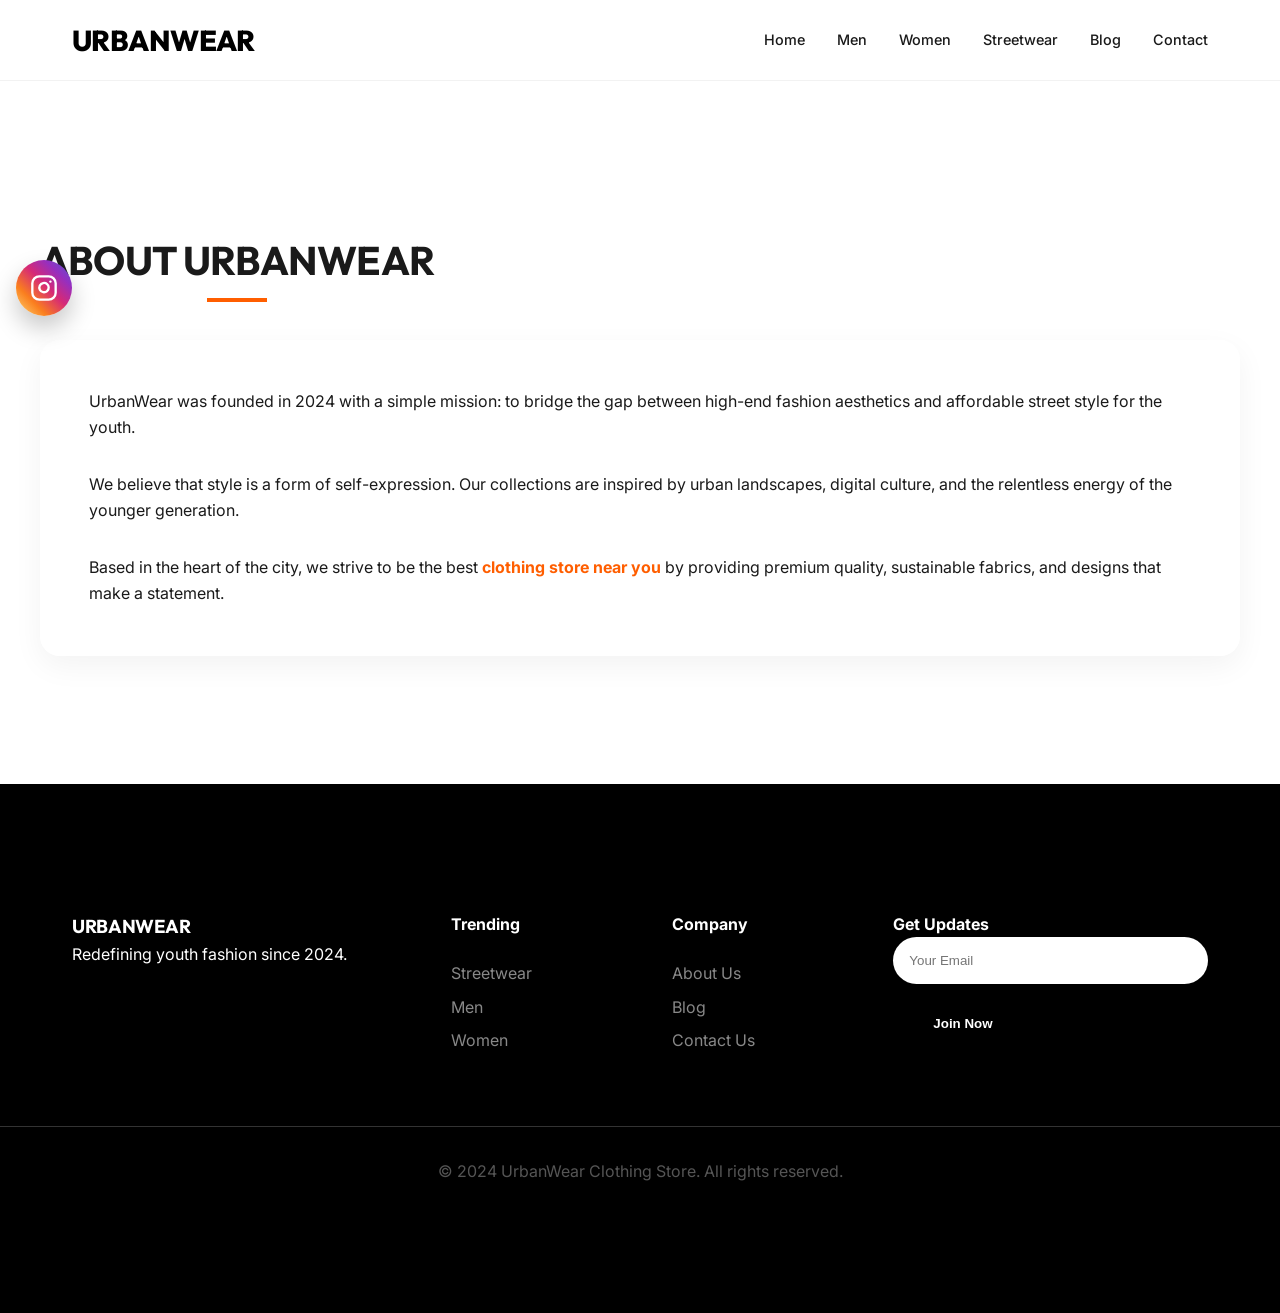
<file: urbanchothing/about.html>
<!DOCTYPE html>
<html lang="en">
<head>
    <meta charset="UTF-8">
    <meta name="viewport" content="width=device-width, initial-scale=1.0">
    <title>About Us - UrbanWear Clothing Store</title>
    <meta name="description" content="Learn about UrbanWear, the trendiest fashion destination for young professionals and college students.">
    <link rel="stylesheet" href="style.css">
    <link href="https://fonts.googleapis.com/css2?family=Inter:wght@300;400;600;700&family=Outfit:wght@400;600;800&display=swap" rel="stylesheet">
</head>
<body>
    <header id="navbar">
        <nav class="container">
            <div class="logo"><a href="index.html" style="text-decoration: none; color: inherit;">UrbanWear</a></div>
            <ul class="nav-links">
                <li><a href="index.html">Home</a></li>
                <li><a href="men.html">Men</a></li>
                <li><a href="women.html">Women</a></li>
                <li><a href="streetwear.html">Streetwear</a></li>
                <li><a href="blog.html">Blog</a></li>
                <li><a href="contact.html">Contact</a></li>
            </ul>
            <div class="menu-toggle" id="mobile-menu">
                <span class="bar"></span>
                <span class="bar"></span>
                <span class="bar"></span>
            </div>
        </nav>
    </header>

    <main style="padding-top: 100px;">
        <section class="container section-padding">
            <h1 class="section-title">About UrbanWear</h1>
            <div class="glass-card reveal">
                <p style="margin-bottom: 2rem;">UrbanWear was founded in 2024 with a simple mission: to bridge the gap between high-end fashion aesthetics and affordable street style for the youth.</p>
                <p style="margin-bottom: 2rem;">We believe that style is a form of self-expression. Our collections are inspired by urban landscapes, digital culture, and the relentless energy of the younger generation.</p>
                <p>Based in the heart of the city, we strive to be the best <strong style="color: var(--accent);">clothing store near you</strong> by providing premium quality, sustainable fabrics, and designs that make a statement.</p>
            </div>
        </section>
    </main>

    <footer class="section-padding">
        <div class="container footer-grid">
            <div class="footer-brand">
                <h3>UrbanWear</h3>
                <p>Redefining youth fashion since 2024.</p>
            </div>
            <div class="footer-links">
                <h4>Trending</h4>
                <ul>
                    <li><a href="streetwear.html">Streetwear</a></li>
                    <li><a href="men.html">Men</a></li>
                    <li><a href="women.html">Women</a></li>
                </ul>
            </div>
            <div class="footer-links">
                <h4>Company</h4>
                <ul>
                    <li><a href="about.html">About Us</a></li>
                    <li><a href="blog.html">Blog</a></li>
                    <li><a href="contact.html">Contact Us</a></li>
                </ul>
            </div>
            <div class="footer-form" id="contact">
                <h4>Get Updates</h4>
                <form>
                    <input type="email" placeholder="Your Email">
                    <button type="submit" class="btn btn-primary">Join Now</button>
                </form>
            </div>
        </div>
        <div class="footer-bottom text-center">
            <p>&copy; 2024 UrbanWear Clothing Store. All rights reserved.</p>
        </div>
    </footer>

    <script src="script.js"></script>
</body>
</html>
</file>
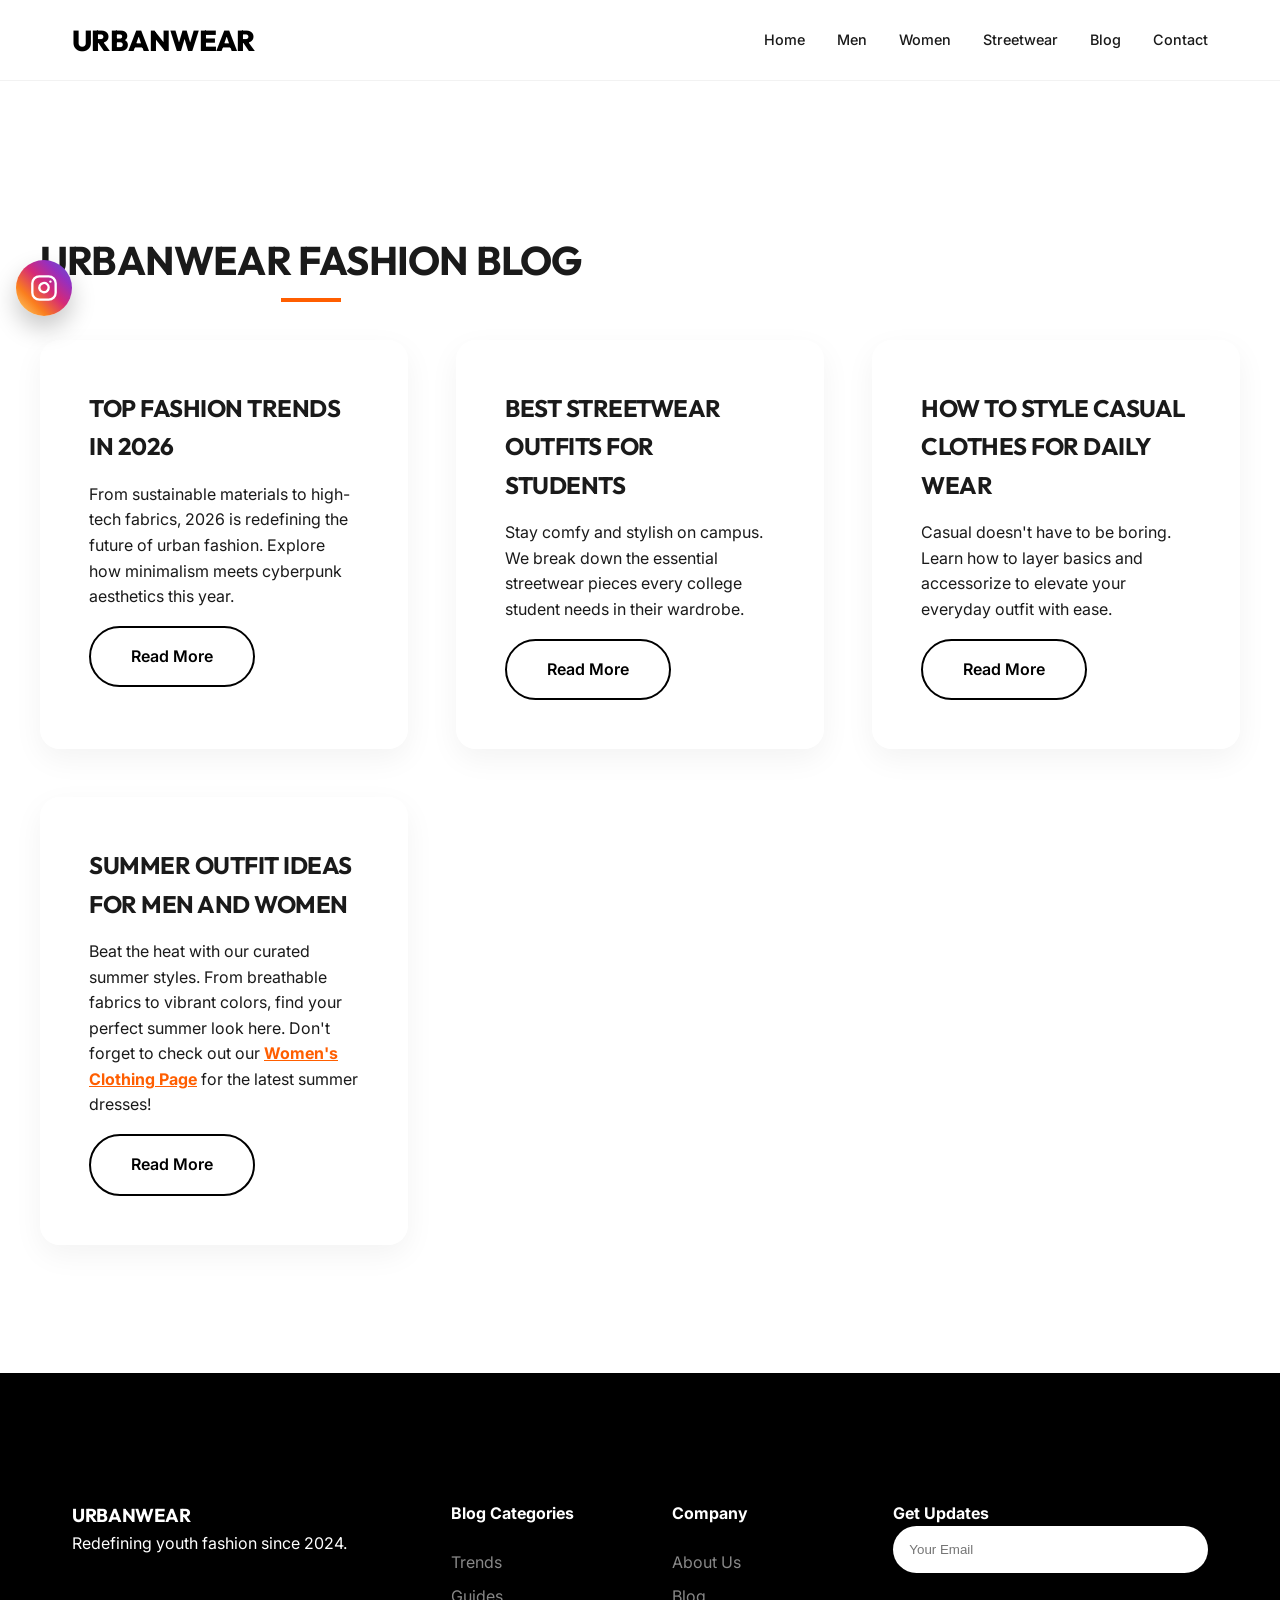
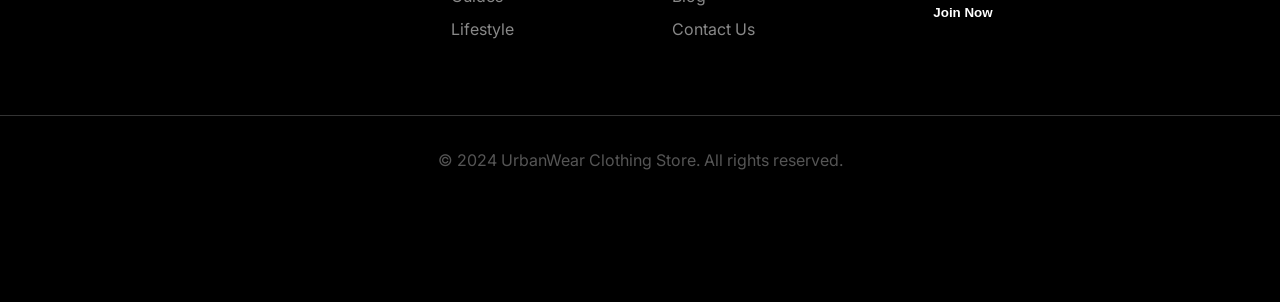
<file: urbanchothing/blog.html>
<!DOCTYPE html>
<html lang="en">
<head>
    <meta charset="UTF-8">
    <meta name="viewport" content="width=device-width, initial-scale=1.0">
    <title>Fashion Blog - UrbanWear Trends & Style Guides</title>
    <meta name="description" content="Stay updated with the latest fashion trends in 2026, streetwear tips, and casual styling guides from UrbanWear.">
    <link rel="stylesheet" href="style.css">
    <link href="https://fonts.googleapis.com/css2?family=Inter:wght@300;400;600;700&family=Outfit:wght@400;600;800&display=swap" rel="stylesheet">
</head>
<body>
    <header id="navbar">
        <nav class="container">
            <div class="logo"><a href="index.html" style="text-decoration: none; color: inherit;">UrbanWear</a></div>
            <ul class="nav-links">
                <li><a href="index.html">Home</a></li>
                <li><a href="men.html">Men</a></li>
                <li><a href="women.html">Women</a></li>
                <li><a href="streetwear.html">Streetwear</a></li>
                <li><a href="blog.html">Blog</a></li>
                <li><a href="contact.html">Contact</a></li>
            </ul>
            <div class="menu-toggle" id="mobile-menu">
                <span class="bar"></span>
                <span class="bar"></span>
                <span class="bar"></span>
            </div>
        </nav>
    </header>

    <main style="padding-top: 100px;">
        <section class="container section-padding">
            <h1 class="section-title">UrbanWear Fashion Blog</h1>
            
            <div class="blog-grid" style="display: grid; grid-template-columns: repeat(auto-fit, minmax(300px, 1fr)); gap: 3rem;">
                <!-- Article 1 -->
                <article class="glass-card reveal">
                    <h2>Top Fashion Trends in 2026</h2>
                    <p style="margin: 1rem 0;">From sustainable materials to high-tech fabrics, 2026 is redefining the future of urban fashion. Explore how minimalism meets cyberpunk aesthetics this year.</p>
                    <a href="#" class="btn btn-secondary">Read More</a>
                </article>

                <!-- Article 2 -->
                <article class="glass-card reveal">
                    <h2>Best Streetwear Outfits for Students</h2>
                    <p style="margin: 1rem 0;">Stay comfy and stylish on campus. We break down the essential streetwear pieces every college student needs in their wardrobe.</p>
                    <a href="#" class="btn btn-secondary">Read More</a>
                </article>

                <!-- Article 3 -->
                <article class="glass-card reveal" id="best-casual-outfits-men">
                    <h2>How to Style Casual Clothes for Daily Wear</h2>
                    <p style="margin: 1rem 0;">Casual doesn't have to be boring. Learn how to layer basics and accessorize to elevate your everyday outfit with ease.</p>
                    <a href="#" class="btn btn-secondary">Read More</a>
                </article>

                <!-- Article 4 -->
                <article class="glass-card reveal">
                    <h2>Summer Outfit Ideas for Men and Women</h2>
                    <p style="margin: 1rem 0;">Beat the heat with our curated summer styles. From breathable fabrics to vibrant colors, find your perfect summer look here. Don't forget to check out our <a href="women.html" style="color: var(--accent); font-weight: 700;">Women's Clothing Page</a> for the latest summer dresses!</p>
                    <a href="#" class="btn btn-secondary">Read More</a>
                </article>
            </div>
        </section>
    </main>

    <footer class="section-padding">
        <div class="container footer-grid">
            <div class="footer-brand">
                <h3>UrbanWear</h3>
                <p>Redefining youth fashion since 2024.</p>
            </div>
            <div class="footer-links">
                <h4>Blog Categories</h4>
                <ul>
                    <li><a href="#">Trends</a></li>
                    <li><a href="#">Guides</a></li>
                    <li><a href="#">Lifestyle</a></li>
                </ul>
            </div>
            <div class="footer-links">
                <h4>Company</h4>
                <ul>
                    <li><a href="about.html">About Us</a></li>
                    <li><a href="blog.html">Blog</a></li>
                    <li><a href="contact.html">Contact Us</a></li>
                </ul>
            </div>
            <div class="footer-form" id="contact">
                <h4>Get Updates</h4>
                <form>
                    <input type="email" placeholder="Your Email">
                    <button type="submit" class="btn btn-primary">Join Now</button>
                </form>
            </div>
        </div>
        <div class="footer-bottom text-center">
            <p>&copy; 2024 UrbanWear Clothing Store. All rights reserved.</p>
        </div>
    </footer>

    <script src="script.js"></script>
</body>
</html>
</file>
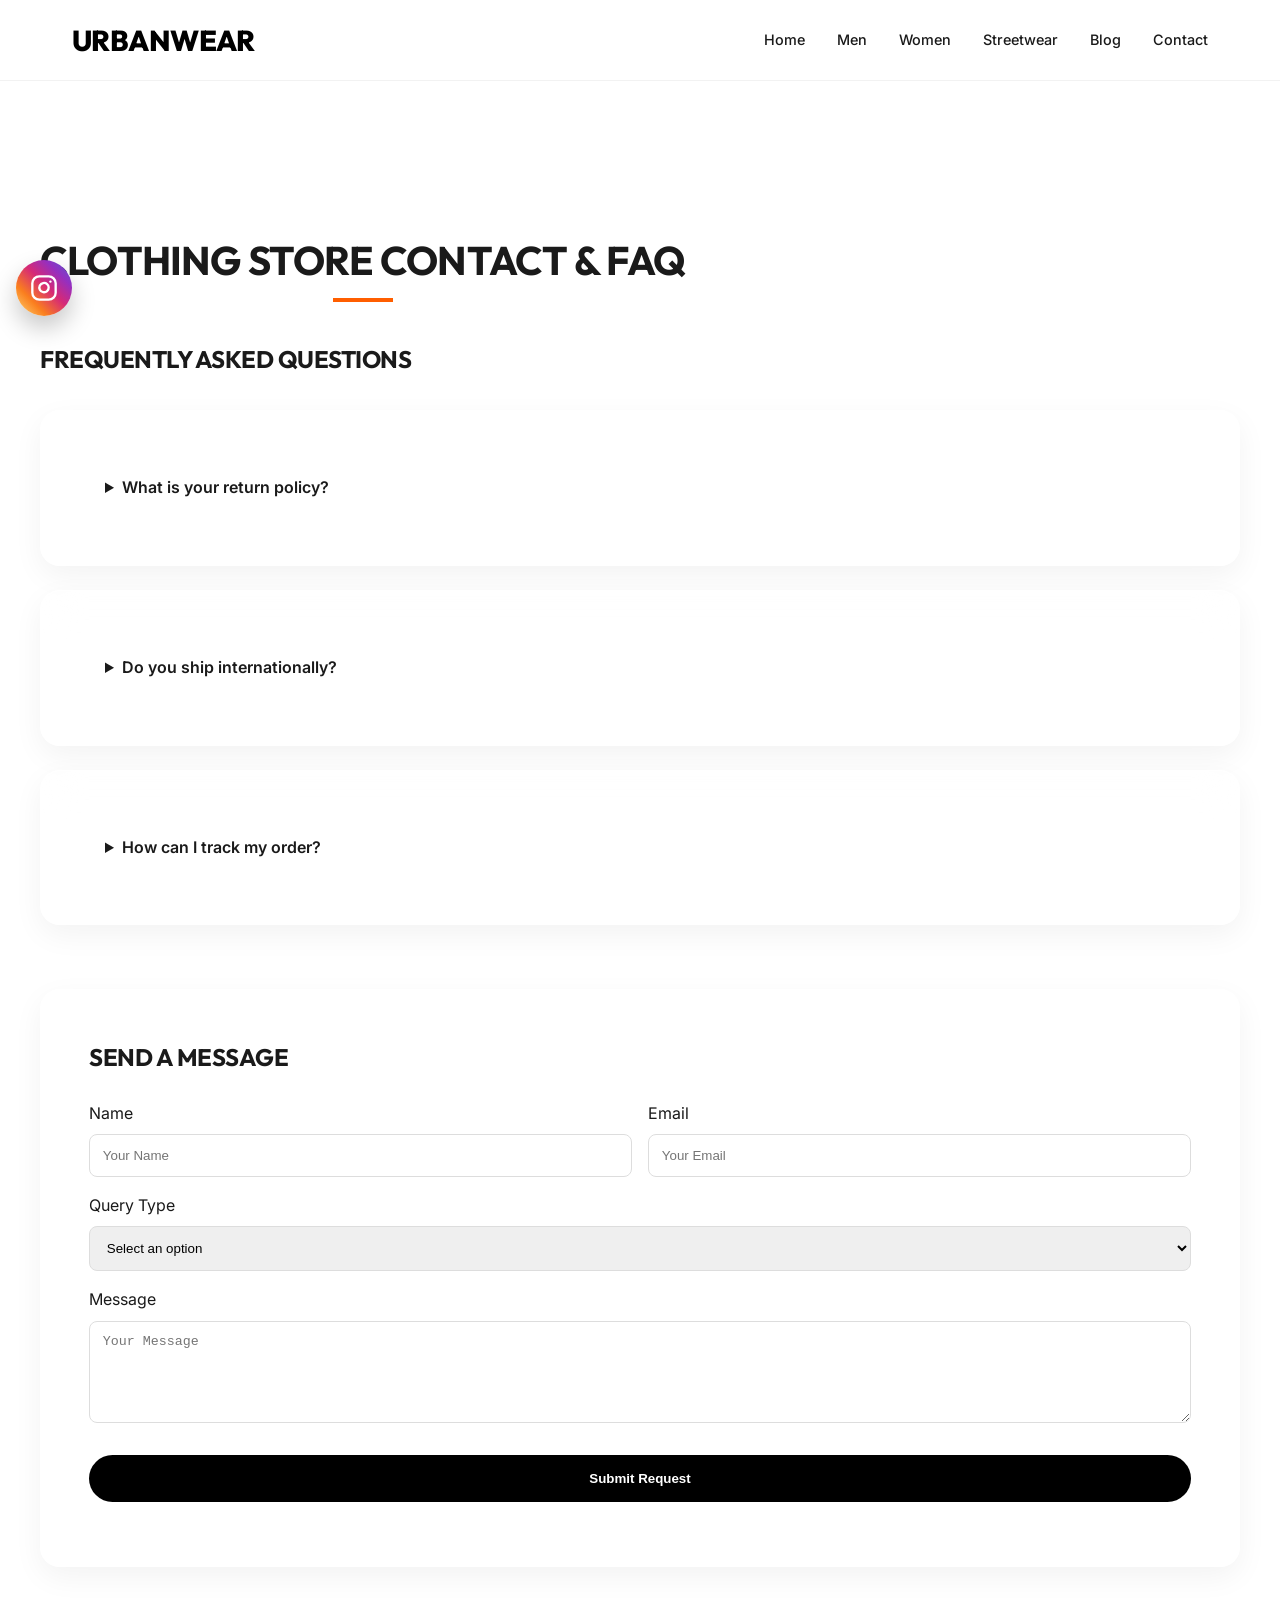
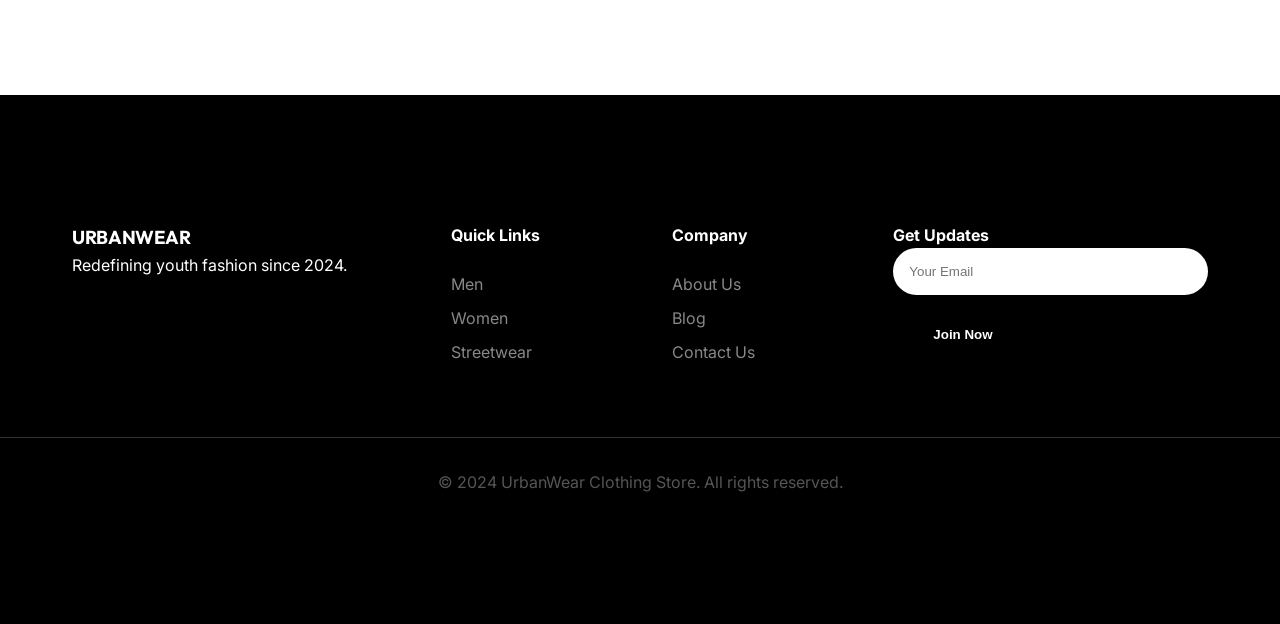
<file: urbanchothing/contact.html>
<!DOCTYPE html>
<html lang="en">
<head>
    <meta charset="UTF-8">
    <meta name="viewport" content="width=device-width, initial-scale=1.0">
    <title>Clothing Store Contact - Contact UrbanWear Frequently Asked Questions</title>
    <meta name="description" content="Get in touch with UrbanWear, your go-to clothing store contact for all fashion queries, orders, and feedback. Browse our FAQs for quick answers.">
    <link rel="stylesheet" href="style.css">
    <link href="https://fonts.googleapis.com/css2?family=Inter:wght@300;400;600;700&family=Outfit:wght@400;600;800&display=swap" rel="stylesheet">
</head>
<body>
    <header id="navbar">
        <nav class="container">
            <div class="logo"><a href="index.html" style="text-decoration: none; color: inherit;">UrbanWear</a></div>
            <ul class="nav-links">
                <li><a href="index.html">Home</a></li>
                <li><a href="men.html">Men</a></li>
                <li><a href="women.html">Women</a></li>
                <li><a href="streetwear.html">Streetwear</a></li>
                <li><a href="blog.html">Blog</a></li>
                <li><a href="contact.html">Contact</a></li>
            </ul>
            <div class="menu-toggle" id="mobile-menu">
                <span class="bar"></span>
                <span class="bar"></span>
                <span class="bar"></span>
            </div>
        </nav>
    </header>

    <main style="padding-top: 100px;">
        <section class="container section-padding">
            <h1 class="section-title">Clothing Store Contact & FAQ</h1>
            
            <div class="faq-section" style="margin-bottom: 4rem;">
                <h2 style="margin-bottom: 2rem;">Frequently Asked Questions</h2>
                <div class="faq-grid" style="display: grid; gap: 1.5rem;">
                    <details class="glass-card">
                        <summary style="font-weight: 600; cursor: pointer; padding: 1rem;">What is your return policy?</summary>
                        <p style="padding: 1rem;">We offer a 30-day hassle-free return policy for all items in original condition.</p>
                    </details>
                    <details class="glass-card">
                        <summary style="font-weight: 600; cursor: pointer; padding: 1rem;">Do you ship internationally?</summary>
                        <p style="padding: 1rem;">Yes, we ship to over 50 countries worldwide. Shipping rates vary by location.</p>
                    </details>
                    <details class="glass-card">
                        <summary style="font-weight: 600; cursor: pointer; padding: 1rem;">How can I track my order?</summary>
                        <p style="padding: 1rem;">Once your order ships, you will receive an email with a tracking number and link.</p>
                    </details>
                </div>
            </div>

            <div class="contact-form-container glass-card reveal">
                <h2 style="margin-bottom: 1.5rem;">Send a Message</h2>
                <form id="contact-form">
                    <!-- Web3Forms Access Key - Placeholder -->
                    <input type="hidden" name="access_key" value="YOUR_ACCESS_KEY_HERE">
                    
                    <div style="display: grid; grid-template-columns: 1fr 1fr; gap: 1rem; margin-bottom: 1rem;">
                        <div>
                            <label for="name">Name</label>
                            <input type="text" id="name" name="name" placeholder="Your Name" required style="width: 100%; padding: 0.8rem; border-radius: 8px; border: 1px solid #ddd; margin-top: 0.5rem;">
                        </div>
                        <div>
                            <label for="email">Email</label>
                            <input type="email" id="email" name="email" placeholder="Your Email" required style="width: 100%; padding: 0.8rem; border-radius: 8px; border: 1px solid #ddd; margin-top: 0.5rem;">
                        </div>
                    </div>

                    <div style="margin-bottom: 1rem;">
                        <label for="query_type">Query Type</label>
                        <select id="query_type" name="query_type" required style="width: 100%; padding: 0.8rem; border-radius: 8px; border: 1px solid #ddd; margin-top: 0.5rem;">
                            <option value="">Select an option</option>
                            <option value="General Inquiry">General Inquiry</option>
                            <option value="Order Status">Order Status</option>
                            <option value="Return/Exchange">Return/Exchange</option>
                            <option value="FAQ Suggestion">FAQ Suggestion</option>
                        </select>
                    </div>

                    <div style="margin-bottom: 1.5rem;">
                        <label for="message">Message</label>
                        <textarea id="message" name="message" placeholder="Your Message" required rows="5" style="width: 100%; padding: 0.8rem; border-radius: 8px; border: 1px solid #ddd; margin-top: 0.5rem;"></textarea>
                    </div>

                    <button type="submit" id="submit-btn" class="btn btn-primary" style="width: 100%;">Submit Request</button>
                    <div id="form-result" style="margin-top: 1rem; text-align: center; font-weight: 600;"></div>
                </form>
            </div>
        </section>
    </main>

    <footer class="section-padding">
        <div class="container footer-grid">
            <div class="footer-brand">
                <h3>UrbanWear</h3>
                <p>Redefining youth fashion since 2024.</p>
            </div>
            <div class="footer-links">
                <h4>Quick Links</h4>
                <ul>
                    <li><a href="men.html">Men</a></li>
                    <li><a href="women.html">Women</a></li>
                    <li><a href="streetwear.html">Streetwear</a></li>
                </ul>
            </div>
            <div class="footer-links">
                <h4>Company</h4>
                <ul>
                    <li><a href="about.html">About Us</a></li>
                    <li><a href="blog.html">Blog</a></li>
                    <li><a href="contact.html">Contact Us</a></li>
                </ul>
            </div>
            <div class="footer-form">
                <h4>Get Updates</h4>
                <form>
                    <input type="email" placeholder="Your Email">
                    <button type="submit" class="btn btn-primary">Join Now</button>
                </form>
            </div>
        </div>
        <div class="footer-bottom text-center">
            <p>&copy; 2024 UrbanWear Clothing Store. All rights reserved.</p>
        </div>
    </footer>

    <script src="script.js"></script>
</body>
</html>
</file>
<file: style.css>
:root {
    --primary: #000000;
    --accent: #ff5e00; /* Vibrant orange for youthful energy */
    --light: #f8f9fa;
    --dark: #1a1a1a;
    --glass: rgba(255, 255, 255, 0.1);
    --glass-border: rgba(255, 255, 255, 0.2);
    --transition: all 0.3s cubic-bezier(0.4, 0, 0.2, 1);
}

* {
    margin: 0;
    padding: 0;
    box-sizing: border-box;
}

body {
    font-family: 'Inter', sans-serif;
    color: var(--dark);
    line-height: 1.6;
    overflow-x: hidden;
    background: #ffffff;
}

h1, h2, h3, .logo {
    font-family: 'Outfit', sans-serif;
    text-transform: uppercase;
    letter-spacing: -0.02em;
}

.container {
    max-width: 1200px;
    margin: 0 auto;
    padding: 0 2rem;
}

/* Navbar */
header {
    background: rgba(255, 255, 255, 0.8);
    backdrop-filter: blur(10px);
    position: fixed;
    width: 100%;
    z-index: 1000;
    top: 0;
    border-bottom: 1px solid rgba(0,0,0,0.05);
}

nav {
    display: flex;
    justify-content: space-between;
    align-items: center;
    height: 80px;
}

.logo {
    font-size: 1.8rem;
    font-weight: 800;
    color: var(--primary);
}

.nav-links {
    display: flex;
    list-style: none;
    gap: 2rem;
}

.nav-links a {
    text-decoration: none;
    color: var(--dark);
    font-weight: 500;
    font-size: 0.9rem;
    transition: var(--transition);
}

.nav-links a:hover {
    color: var(--accent);
}

/* Hero Section */
.hero {
    height: 100vh;
    display: flex;
    align-items: center;
    justify-content: space-between;
    padding-top: 80px;
    background: linear-gradient(135deg, #fdfcfb 0%, #e2d1c3 100%);
    position: relative;
    overflow: hidden;
}

.hero-content {
    flex: 1;
    z-index: 2;
}

.hero h1 {
    font-size: 4rem;
    line-height: 1.1;
    margin-bottom: 1.5rem;
    color: var(--primary);
}

.highlight {
    color: var(--accent);
    display: block;
}

.hero-image-container {
    flex: 1;
    height: 100%;
    position: relative;
}

.hero-image {
    width: 100%;
    height: 100%;
    object-fit: cover;
    mask-image: linear-gradient(to right, transparent, black 20%);
}

/* Section Common */
.section-padding {
    padding: 8rem 0;
}

.text-center { text-align: center; }
.section-title {
    font-size: 2.5rem;
    margin-bottom: 3rem;
    position: relative;
    display: inline-block;
}

.section-title::after {
    content: '';
    position: absolute;
    bottom: -10px;
    left: 50%;
    transform: translateX(-50%);
    width: 60px;
    height: 4px;
    background: var(--accent);
}

.section-title.left::after {
    left: 0;
    transform: none;
}

/* Glass Card */
.glass-card {
    background: rgba(255, 255, 255, 0.4);
    backdrop-filter: blur(20px);
    border: 1px solid rgba(255, 255, 255, 0.7);
    padding: 3rem;
    border-radius: 20px;
    box-shadow: 0 10px 30px rgba(0,0,0,0.05);
}

/* Collections Grid */
.collections-grid {
    display: grid;
    grid-template-columns: repeat(auto-fit, minmax(300px, 1fr));
    gap: 2rem;
}

.collection-item {
    position: relative;
    border-radius: 15px;
    overflow: hidden;
    height: 500px;
}

.collection-img {
    width: 100%;
    height: 100%;
    object-fit: cover;
    transition: transform 0.5s ease;
}

.collection-item:hover .collection-img {
    transform: scale(1.1);
}

.collection-overlay {
    position: absolute;
    bottom: 0;
    left: 0;
    right: 0;
    padding: 2rem;
    background: linear-gradient(transparent, rgba(0,0,0,0.8));
    color: white;
}

/* Products Grid */
.product-grid {
    display: grid;
    grid-template-columns: repeat(auto-fill, minmax(250px, 1fr));
    gap: 2.5rem;
    margin-top: 3rem;
}

.product-card {
    background: white;
    border-radius: 12px;
    overflow: hidden;
    transition: var(--transition);
    border: 1px solid #eee;
}

.product-card:hover {
    transform: translateY(-10px);
    box-shadow: 0 20px 40px rgba(0,0,0,0.1);
}

.product-image {
    height: 350px;
    overflow: hidden;
}

.product-image img {
    width: 100%;
    height: 100%;
    object-fit: cover;
    transition: var(--transition);
}

.product-info {
    padding: 1.5rem;
}

.product-info h3 {
    font-size: 1.1rem;
    margin-bottom: 0.5rem;
    color: var(--primary);
}

.product-info .price {
    font-weight: 700;
    color: var(--accent);
    font-size: 1.2rem;
}

/* Buttons */
.btn {
    display: inline-block;
    padding: 1rem 2.5rem;
    border-radius: 50px;
    text-decoration: none;
    font-weight: 600;
    transition: var(--transition);
    border: none;
    cursor: pointer;
}

.btn-primary {
    background: var(--primary);
    color: white;
}

.btn-primary:hover {
    background: var(--accent);
}

.btn-secondary {
    background: transparent;
    color: var(--primary);
    border: 2px solid var(--primary);
}

/* Mobile Navigation */
.menu-toggle {
    display: none;
    flex-direction: column;
    gap: 5px;
    cursor: pointer;
}

.menu-toggle .bar {
    width: 25px;
    height: 3px;
    background: var(--dark);
    border-radius: 5px;
}

/* Footer */
footer {
    background: #000;
    color: white;
}

.footer-grid {
    display: grid;
    grid-template-columns: 2fr 1fr 1fr 2fr;
    gap: 4rem;
}

.footer-links ul {
    list-style: none;
    margin-top: 1.5rem;
}

.footer-links a {
    color: #888;
    text-decoration: none;
    display: block;
    margin-bottom: 0.5rem;
    transition: var(--transition);
}

.footer-links a:hover {
    color: white;
}

.footer-form input {
    width: 100%;
    padding: 1rem;
    margin-bottom: 1rem;
    border-radius: 50px;
    border: none;
}

.footer-bottom {
    margin-top: 4rem;
    padding-top: 2rem;
    border-top: 1px solid #333;
    color: #555;
}

/* Animations */
.reveal {
    opacity: 0;
    transform: translateY(30px);
    transition: all 0.8s ease-out;
}

.reveal.active {
    opacity: 1;
    transform: translateY(0);
}

/* Floating Instagram Icon */
.floating-instagram {
    position: fixed;
    left: 16px;
    top: 32%;
    transform: translateY(-50%);
    width: 56px;
    height: 56px;
    border-radius: 50%;
    background: linear-gradient(45deg, #feda75, #fa7e1e 28%, #d62976 54%, #962fbf 76%, #4f5bd5);
    box-shadow: 0 12px 24px rgba(0, 0, 0, 0.22);
    display: flex;
    align-items: center;
    justify-content: center;
    z-index: 2000;
    transition: transform 0.2s ease, box-shadow 0.2s ease;
}

.floating-instagram:hover {
    transform: translateY(-50%) scale(1.08);
    box-shadow: 0 16px 28px rgba(0, 0, 0, 0.28);
}

.floating-instagram svg {
    width: 28px;
    height: 28px;
    stroke: #fff;
}

@media (max-width: 768px) {
    .nav-links {
        display: none;
        position: absolute;
        top: 80px;
        left: 0;
        width: 100%;
        background: white;
        flex-direction: column;
        padding: 2rem;
        text-align: center;
        box-shadow: 0 10px 20px rgba(0,0,0,0.1);
    }

    .nav-links.active {
        display: flex;
    }

    .menu-toggle {
        display: flex;
    }

    .hero {
        flex-direction: column;
        text-align: center;
        height: auto;
    }

    .hero h1 {
        font-size: 2.5rem;
    }

    .footer-grid {
        grid-template-columns: 1fr;
        gap: 2rem;
    }

    .floating-instagram {
        width: 50px;
        height: 50px;
        left: 12px;
        top: 30%;
    }

    .floating-instagram svg {
        width: 24px;
        height: 24px;
    }
}
</file>
<file: urbanchothing/style.css>
:root {
    --primary: #000000;
    --accent: #ff5e00; /* Vibrant orange for youthful energy */
    --light: #f8f9fa;
    --dark: #1a1a1a;
    --glass: rgba(255, 255, 255, 0.1);
    --glass-border: rgba(255, 255, 255, 0.2);
    --transition: all 0.3s cubic-bezier(0.4, 0, 0.2, 1);
}

* {
    margin: 0;
    padding: 0;
    box-sizing: border-box;
}

body {
    font-family: 'Inter', sans-serif;
    color: var(--dark);
    line-height: 1.6;
    overflow-x: hidden;
    background: #ffffff;
}

h1, h2, h3, .logo {
    font-family: 'Outfit', sans-serif;
    text-transform: uppercase;
    letter-spacing: -0.02em;
}

.container {
    max-width: 1200px;
    margin: 0 auto;
    padding: 0 2rem;
}

/* Navbar */
header {
    background: rgba(255, 255, 255, 0.8);
    backdrop-filter: blur(10px);
    position: fixed;
    width: 100%;
    z-index: 1000;
    top: 0;
    border-bottom: 1px solid rgba(0,0,0,0.05);
}

nav {
    display: flex;
    justify-content: space-between;
    align-items: center;
    height: 80px;
}

.logo {
    font-size: 1.8rem;
    font-weight: 800;
    color: var(--primary);
}

.nav-links {
    display: flex;
    list-style: none;
    gap: 2rem;
}

.nav-links a {
    text-decoration: none;
    color: var(--dark);
    font-weight: 500;
    font-size: 0.9rem;
    transition: var(--transition);
}

.nav-links a:hover {
    color: var(--accent);
}

/* Hero Section */
.hero {
    height: 100vh;
    display: flex;
    align-items: center;
    justify-content: space-between;
    padding-top: 80px;
    background: linear-gradient(135deg, #fdfcfb 0%, #e2d1c3 100%);
    position: relative;
    overflow: hidden;
}

.hero-content {
    flex: 1;
    z-index: 2;
}

.hero h1 {
    font-size: 4rem;
    line-height: 1.1;
    margin-bottom: 1.5rem;
    color: var(--primary);
}

.highlight {
    color: var(--accent);
    display: block;
}

.hero-image-container {
    flex: 1;
    height: 100%;
    position: relative;
}

.hero-image {
    width: 100%;
    height: 100%;
    object-fit: cover;
    mask-image: linear-gradient(to right, transparent, black 20%);
}

/* Section Common */
.section-padding {
    padding: 8rem 0;
}

.text-center { text-align: center; }
.section-title {
    font-size: 2.5rem;
    margin-bottom: 3rem;
    position: relative;
    display: inline-block;
}

.section-title::after {
    content: '';
    position: absolute;
    bottom: -10px;
    left: 50%;
    transform: translateX(-50%);
    width: 60px;
    height: 4px;
    background: var(--accent);
}

.section-title.left::after {
    left: 0;
    transform: none;
}

/* Glass Card */
.glass-card {
    background: rgba(255, 255, 255, 0.4);
    backdrop-filter: blur(20px);
    border: 1px solid rgba(255, 255, 255, 0.7);
    padding: 3rem;
    border-radius: 20px;
    box-shadow: 0 10px 30px rgba(0,0,0,0.05);
}

/* Collections Grid */
.collections-grid {
    display: grid;
    grid-template-columns: repeat(auto-fit, minmax(300px, 1fr));
    gap: 2rem;
}

.collection-item {
    position: relative;
    border-radius: 15px;
    overflow: hidden;
    height: 500px;
}

.collection-img {
    width: 100%;
    height: 100%;
    object-fit: cover;
    transition: transform 0.5s ease;
}

.collection-item:hover .collection-img {
    transform: scale(1.1);
}

.collection-overlay {
    position: absolute;
    bottom: 0;
    left: 0;
    right: 0;
    padding: 2rem;
    background: linear-gradient(transparent, rgba(0,0,0,0.8));
    color: white;
}

/* Products Grid */
.product-grid {
    display: grid;
    grid-template-columns: repeat(auto-fill, minmax(250px, 1fr));
    gap: 2.5rem;
    margin-top: 3rem;
}

.product-card {
    background: white;
    border-radius: 12px;
    overflow: hidden;
    transition: var(--transition);
    border: 1px solid #eee;
}

.product-card:hover {
    transform: translateY(-10px);
    box-shadow: 0 20px 40px rgba(0,0,0,0.1);
}

.product-image {
    height: 350px;
    overflow: hidden;
}

.product-image img {
    width: 100%;
    height: 100%;
    object-fit: cover;
    transition: var(--transition);
}

.product-info {
    padding: 1.5rem;
}

.product-info h3 {
    font-size: 1.1rem;
    margin-bottom: 0.5rem;
    color: var(--primary);
}

.product-info .price {
    font-weight: 700;
    color: var(--accent);
    font-size: 1.2rem;
}

/* Buttons */
.btn {
    display: inline-block;
    padding: 1rem 2.5rem;
    border-radius: 50px;
    text-decoration: none;
    font-weight: 600;
    transition: var(--transition);
    border: none;
    cursor: pointer;
}

.btn-primary {
    background: var(--primary);
    color: white;
}

.btn-primary:hover {
    background: var(--accent);
}

.btn-secondary {
    background: transparent;
    color: var(--primary);
    border: 2px solid var(--primary);
}

/* Mobile Navigation */
.menu-toggle {
    display: none;
    flex-direction: column;
    gap: 5px;
    cursor: pointer;
}

.menu-toggle .bar {
    width: 25px;
    height: 3px;
    background: var(--dark);
    border-radius: 5px;
}

/* Footer */
footer {
    background: #000;
    color: white;
}

.footer-grid {
    display: grid;
    grid-template-columns: 2fr 1fr 1fr 2fr;
    gap: 4rem;
}

.footer-links ul {
    list-style: none;
    margin-top: 1.5rem;
}

.footer-links a {
    color: #888;
    text-decoration: none;
    display: block;
    margin-bottom: 0.5rem;
    transition: var(--transition);
}

.footer-links a:hover {
    color: white;
}

.footer-form input {
    width: 100%;
    padding: 1rem;
    margin-bottom: 1rem;
    border-radius: 50px;
    border: none;
}

.footer-bottom {
    margin-top: 4rem;
    padding-top: 2rem;
    border-top: 1px solid #333;
    color: #555;
}

/* Animations */
.reveal {
    opacity: 0;
    transform: translateY(30px);
    transition: all 0.8s ease-out;
}

.reveal.active {
    opacity: 1;
    transform: translateY(0);
}

/* Floating Instagram Icon */
.floating-instagram {
    position: fixed;
    left: 16px;
    top: 32%;
    transform: translateY(-50%);
    width: 56px;
    height: 56px;
    border-radius: 50%;
    background: linear-gradient(45deg, #feda75, #fa7e1e 28%, #d62976 54%, #962fbf 76%, #4f5bd5);
    box-shadow: 0 12px 24px rgba(0, 0, 0, 0.22);
    display: flex;
    align-items: center;
    justify-content: center;
    z-index: 2000;
    transition: transform 0.2s ease, box-shadow 0.2s ease;
}

.floating-instagram:hover {
    transform: translateY(-50%) scale(1.08);
    box-shadow: 0 16px 28px rgba(0, 0, 0, 0.28);
}

.floating-instagram svg {
    width: 28px;
    height: 28px;
    stroke: #fff;
}

@media (max-width: 768px) {
    .nav-links {
        display: none;
        position: absolute;
        top: 80px;
        left: 0;
        width: 100%;
        background: white;
        flex-direction: column;
        padding: 2rem;
        text-align: center;
        box-shadow: 0 10px 20px rgba(0,0,0,0.1);
    }

    .nav-links.active {
        display: flex;
    }

    .menu-toggle {
        display: flex;
    }

    .hero {
        flex-direction: column;
        text-align: center;
        height: auto;
    }

    .hero h1 {
        font-size: 2.5rem;
    }

    .footer-grid {
        grid-template-columns: 1fr;
        gap: 2rem;
    }

    .floating-instagram {
        width: 50px;
        height: 50px;
        left: 12px;
        top: 30%;
    }

    .floating-instagram svg {
        width: 24px;
        height: 24px;
    }
}
</file>
